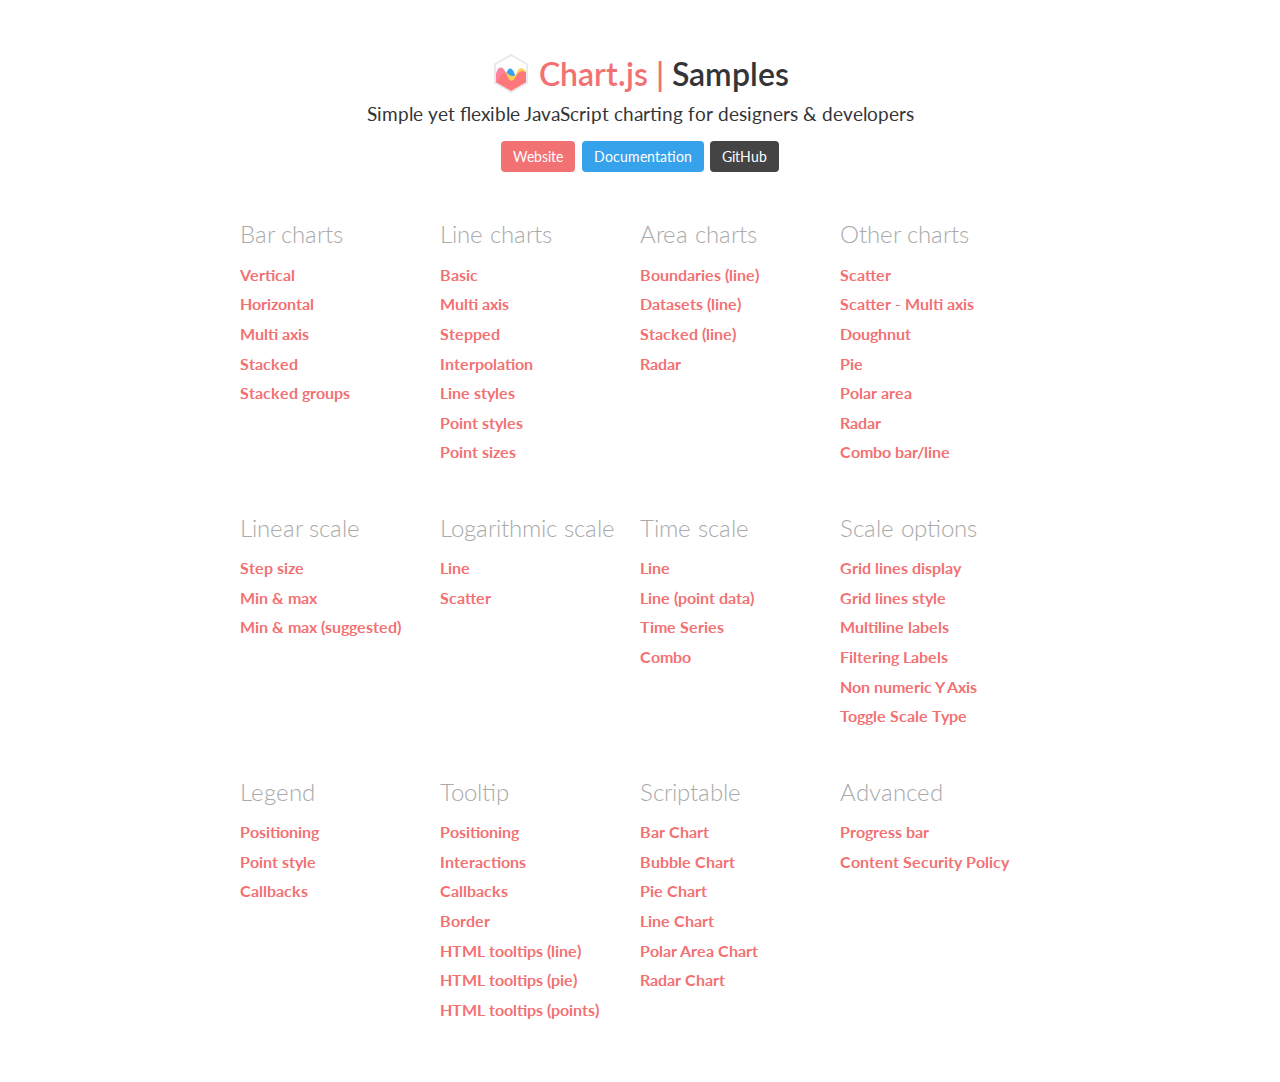
<file: src/fron-end/chart.js/samples/index.html>
<!DOCTYPE html>
<html lang="en-US">
<head>
	<meta charset="utf-8">
	<meta http-equiv="X-UA-Compatible" content="IE=Edge">
	<meta name="viewport" content="width=device-width, initial-scale=1">
	<link rel="stylesheet" type="text/css" href="style.css">
	<link rel="icon" href="favicon.ico">
	<script src="samples.js"></script>
	<script src="utils.js"></script>
	<title>Chart.js samples</title>
</head>
<body>
	<div class="content">
		<div class="header">
			<div class="chartjs-title">Samples</div>
			<div class="chartjs-caption">Simple yet flexible JavaScript charting for designers &amp; developers</div>
			<div class="chartjs-links">
				<a class="btn btn-chartjs" href="https://www.chartjs.org">Website</a>
				<a class="btn btn-docs" href="https://www.chartjs.org/docs">Documentation</a>
				<a class="btn btn-gh" href="https://github.com/chartjs/Chart.js">GitHub</a>
			</div>
		</div>

		<div id="categories" class="samples-categories"></div>
	</div>

	<script>
		function createCategory(item) {
			var el = document.createElement('div');
			el.className = 'samples-category';
			el.innerHTML =
				'<div class="title">' + item.title + '</div>' +
				'<div class="items"></div>';
			return el;
		}

		function createEntry(item) {
			var el = document.createElement('div');
			el.className = 'samples-entry';
			el.innerHTML = '<a class="title" href="' + item.path + '">' + item.title + '</a>';
			return el;
		}

		var categories = document.getElementById('categories');
		Samples.items.forEach(function(item) {
			var category = createCategory(item);
			var children = category.getElementsByClassName('items')[0];

			(item.items || []).forEach(function(item2) {
				children.appendChild(createEntry(item2));
			});

			categories.appendChild(category);
		});
	</script>
</body>
</html>
</file>
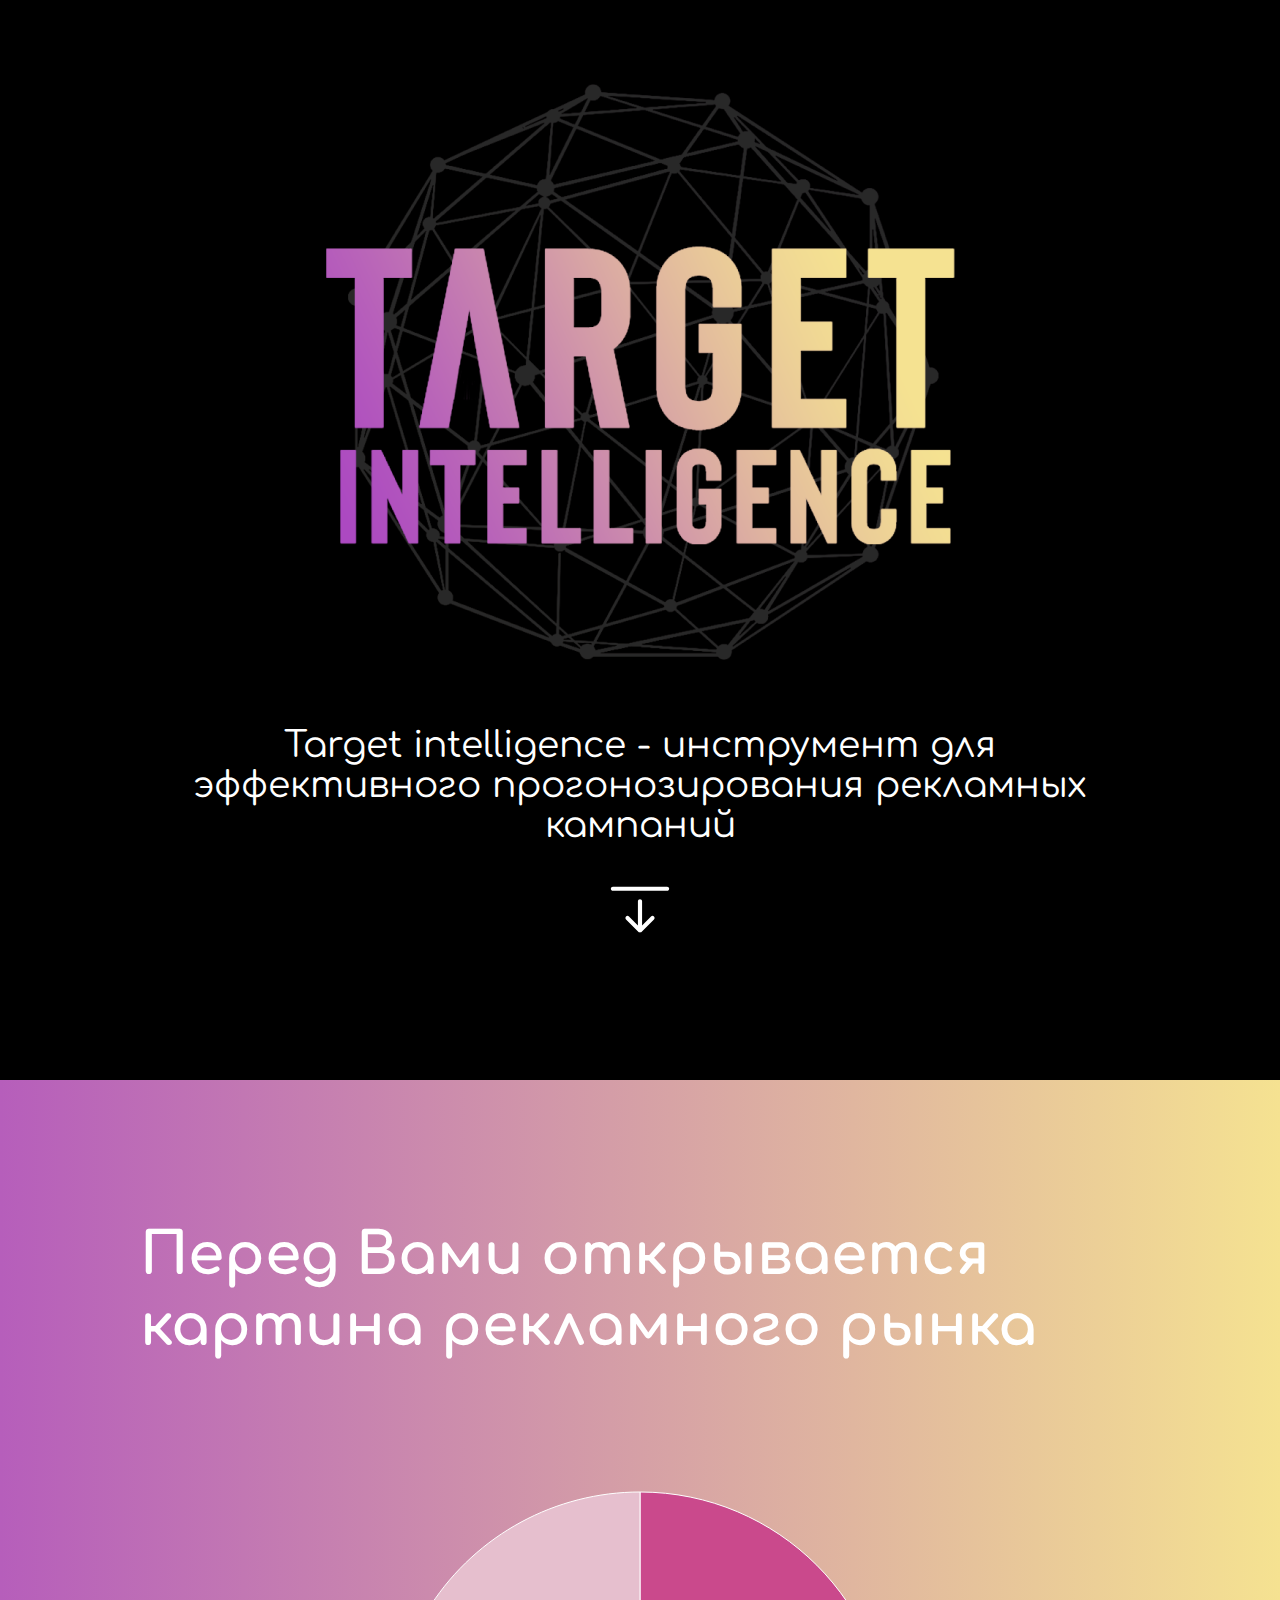
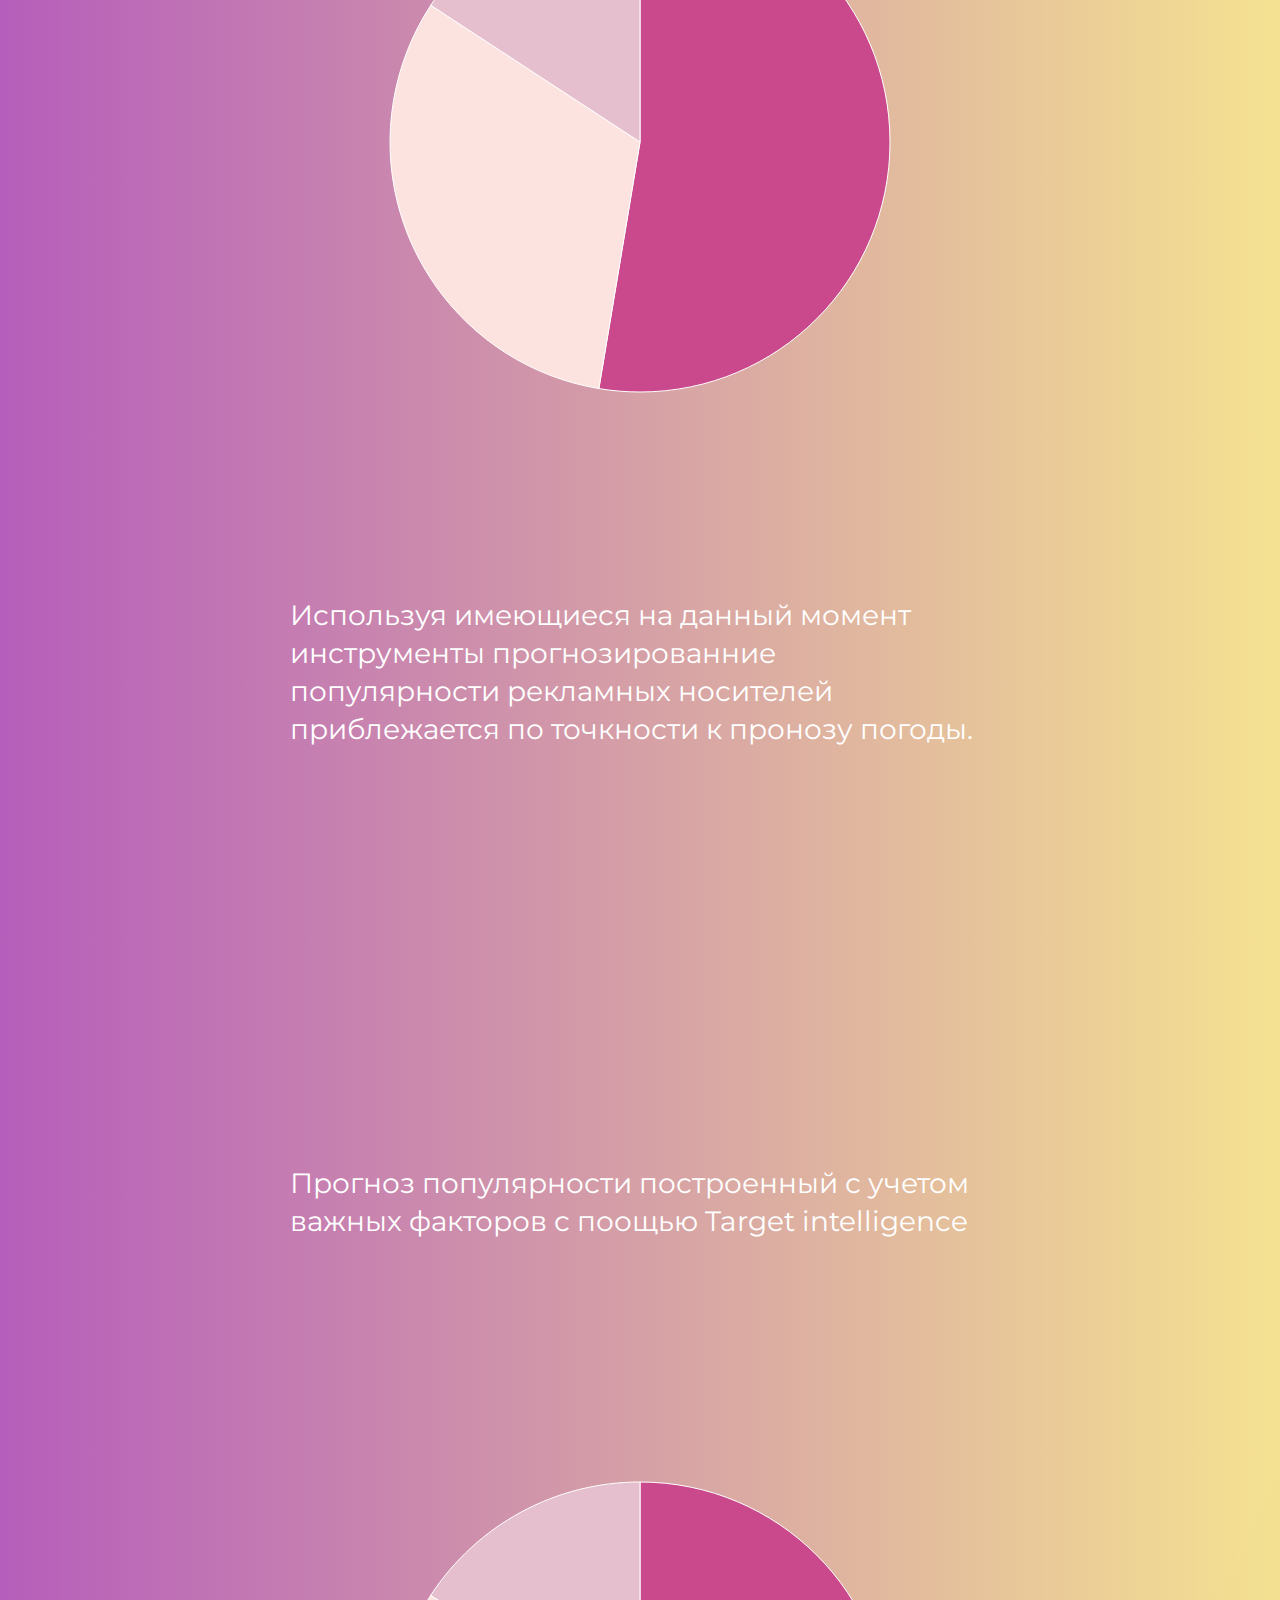
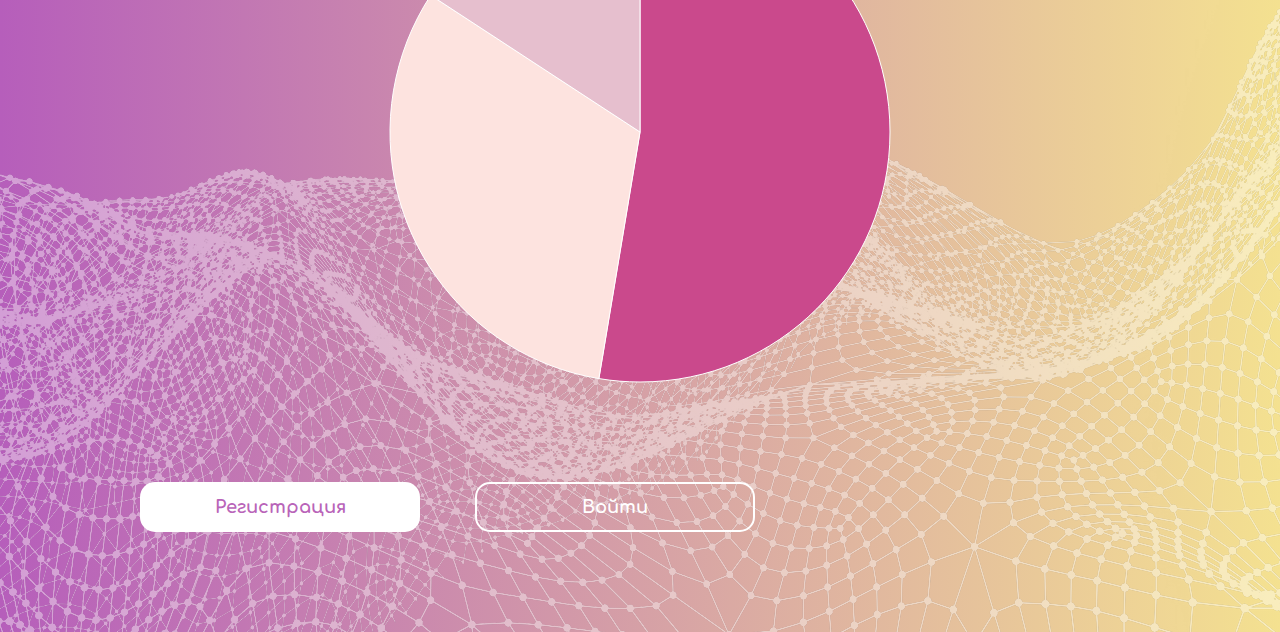
<file: src/fron-end/pages/landing/index.html>
<!doctype html>
<html>
<head>
    <meta charset="UTF-8">
    <meta name="viewport"
          content="width=device-width, user-scalable=no, initial-scale=1.0, maximum-scale=1.0, minimum-scale=1.0">
    <meta http-equiv="X-UA-Compatible" content="ie=edge">

    <link rel="stylesheet" href="../../styles/style.css">
    <link rel="stylesheet" href="../../chart.js/Chart.min.css">
    <link rel="icon" href="../../assets/icon-browser.png" type="image/png"/>
    <title>Target Intelligence</title>
</head>
<body>
<section class="flex landing">
    <img src="../../assets/logo.png" alt="Logo" class="flex landing_logo">
    <span>Target intelligence - инструмент для эффективного прогонозирования рекламных кампаний</span>
    <button class="landing_btn" id="scroll">
        <img src="../../assets/arrow.svg" alt="Arrowdown">
    </button>
</section>
<section class="flex plus">
    <h1 class="flex tagline">Перед Вами открывается картина рекламного рынка</h1>
    <div class="flex diagrams">
        <div class="flex center diagrams-items">
            <img class="flex center" src="../../assets/test.svg" alt="test"/>
        </div>
        <div class="flex center diagrams-items">
                <span class="flex center info">Используя имеющиеся на данный момент инструменты прогнозированние популярности рекламных носителей приблежается по точкности к пронозу погоды.</span>
        </div>
        <div class="flex center diagrams-items">
            <span class="flex center info">Прогноз популярности построенный с учетом важных факторов с поощью Target intelligence</span>
        </div>
        <div class="flex center diagrams-items">
            <img class="flex center" src="../../assets/test.svg" alt="test"/>
        </div>
    </div>
    <div class="flex aut">
        <a href="#" class="flex center reg">Регистрация</a>
        <a href="../authorization/login.html" class="flex center log">Войти</a>
    </div>
    <img src="../../assets/bg-point.png" class="flex point">
</section>
<script src="index.js"></script>
</body>
</html>
</file>
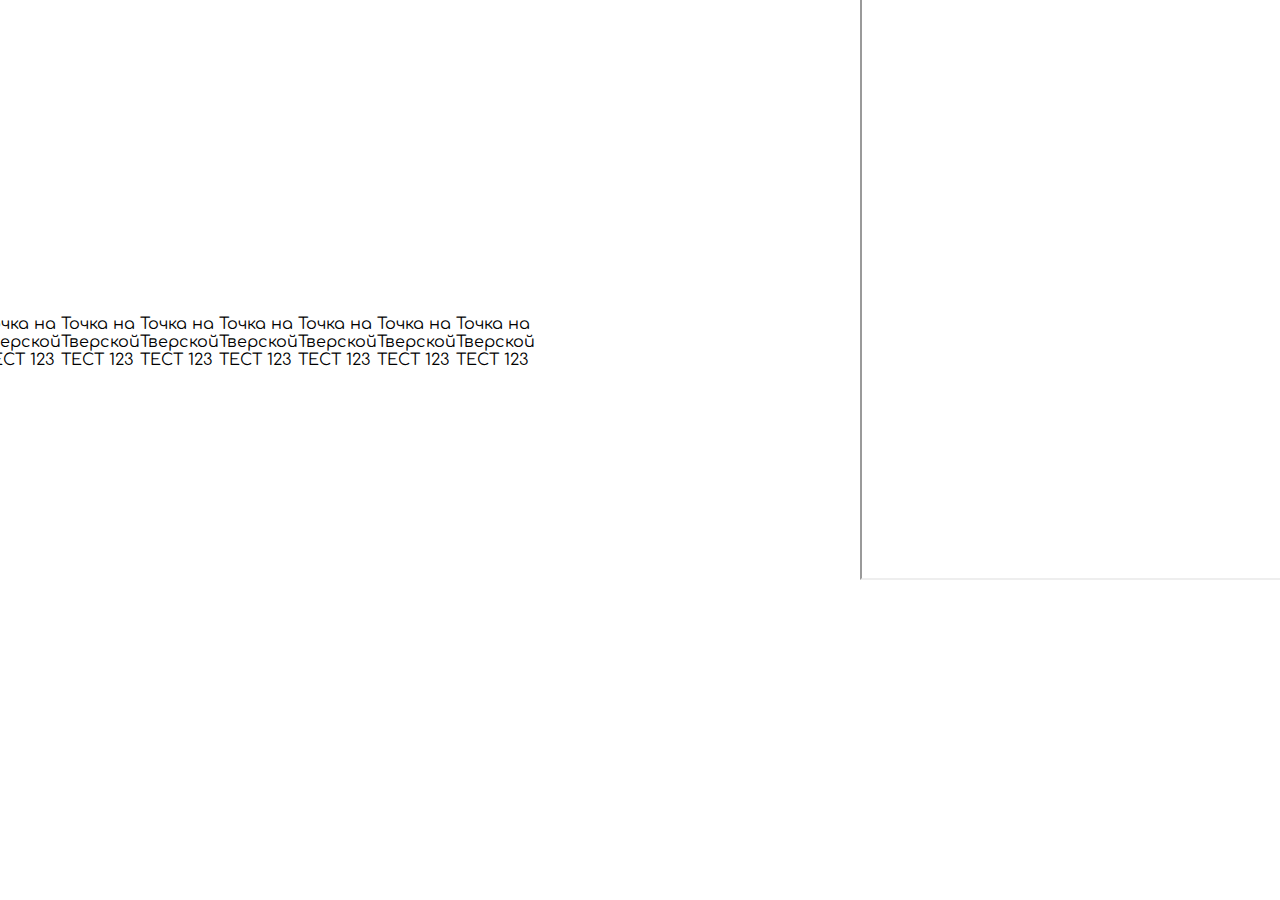
<file: src/fron-end/pages/personalArea/index.html>
<!doctype html>
<html>
<head>
    <meta charset="UTF-8">
    <meta name="viewport"
          content="width=device-width, user-scalable=no, initial-scale=1.0, maximum-scale=1.0, minimum-scale=1.0">
    <meta http-equiv="X-UA-Compatible" content="ie=edge">
    <link rel="stylesheet" href="../../styles/style.css">
    <link rel="icon" href="../../assets/icon-browser.png" type="image/png"/>
    <title>Target Intelligence</title>
</head>
<body>
<section class="flex center admin">
    <span class="flex center panel">Личный кабинет</span>
    <div class="flex center cabinet">
        <div class="flex banner">
            <span class="flex lb">Баннеры</span>
            <ul class="flex list-banner">
                <li class="flex  item-list">Точка на Тверской ТЕСТ 123</li>
                <li class="flex  item-list">Точка на Тверской ТЕСТ 123</li>
                <li class="flex  item-list">Точка на Тверской ТЕСТ 123</li>
                <li class="flex  item-list">Точка на Тверской ТЕСТ 123</li>
                <li class="flex  item-list">Точка на Тверской ТЕСТ 123</li>
                <li class="flex  item-list">Точка на Тверской ТЕСТ 123</li>
                <li class="flex  item-list">Точка на Тверской ТЕСТ 123</li>
                <li class="flex  item-list">Точка на Тверской ТЕСТ 123</li>
                <li class="flex  item-list">Точка на Тверской ТЕСТ 123</li>
                <li class="flex  item-list">Точка на Тверской ТЕСТ 123</li>
                <li class="flex  item-list">Точка на Тверской ТЕСТ 123</li>
            </ul>
        </div>
        <div class="flex center map">
            <div style="position:relative;overflow:hidden;"><a
                    href="https://yandex.ru/maps/194/saratov/?utm_medium=mapframe&utm_source=maps"
                    style="color:#eee;font-size:12px;position:absolute;top:0px;">Саратов</a><a
                    href="https://yandex.ru/maps/194/saratov/?ll=46.034158%2C51.533103&utm_medium=mapframe&utm_source=maps&z=12"
                    style="color:#eee;font-size:12px;position:absolute;top:14px;">Яндекс.Карты — транспорт, навигация, поиск
                мест</a>
                <iframe src="https://yandex.ru/map-widget/v1/-/CVTOqW1U" width="860" height="680" frameborder="1"
                        allowfullscreen="true" style="position:relative;"></iframe>
            </div>
        </div>
        <div class="flex center param">

        </div>
        <div class="flex center ots">

        </div>
    </div>
</section>
</body>
</html>
</file>
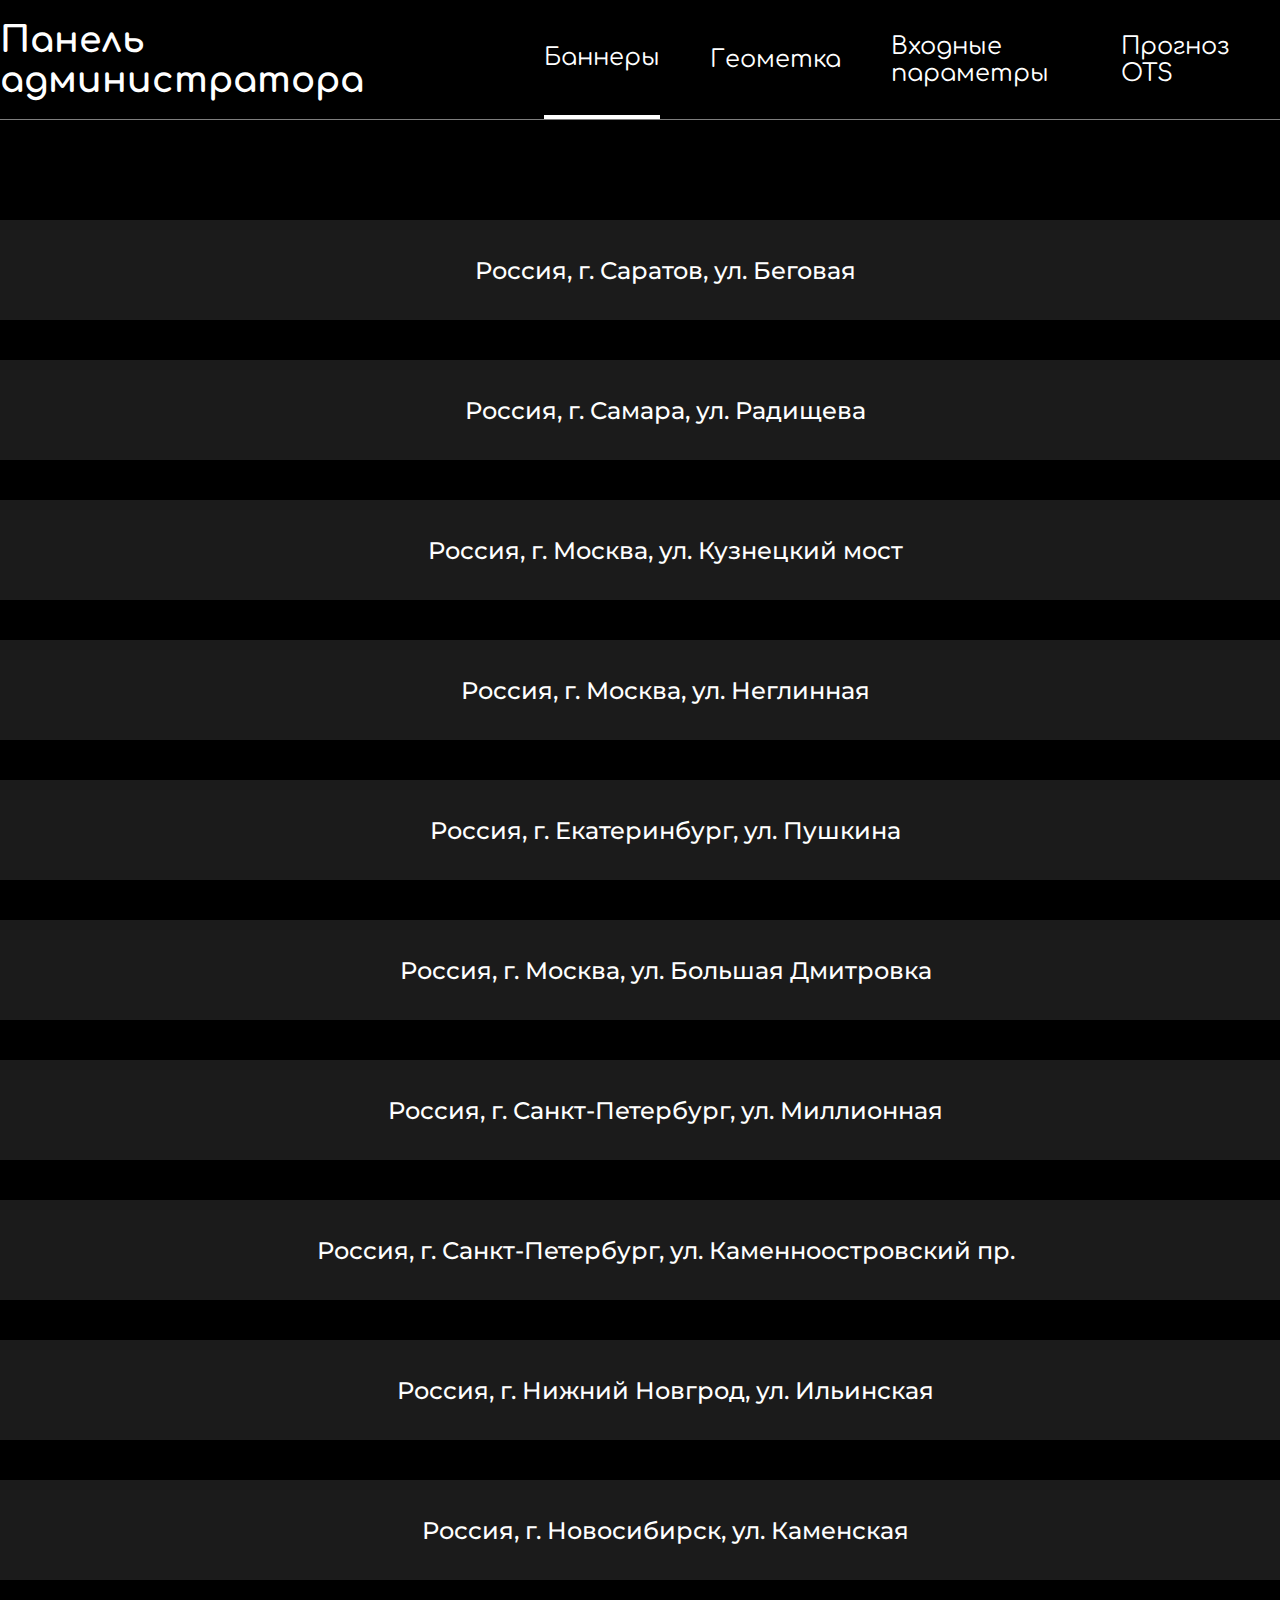
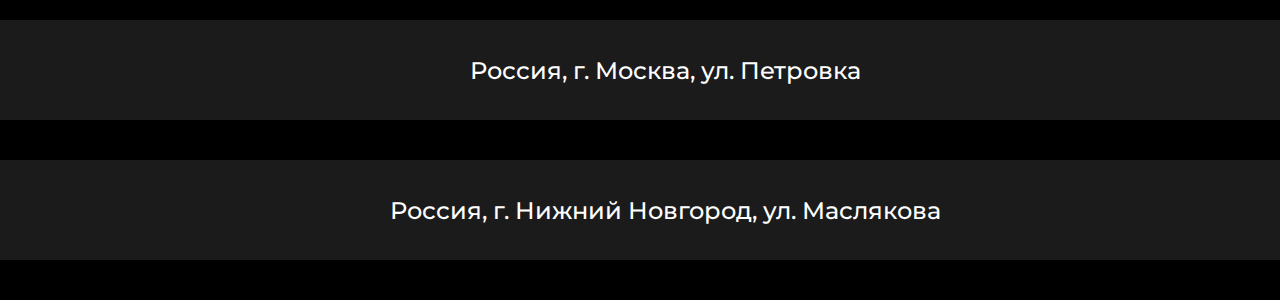
<file: src/fron-end/pages/admin/banners.html>
<!DOCTYPE html>
<html lang="en">
<head>
    <meta charset="UTF-8">
    <meta name="viewport"
          content="width=device-width, user-scalable=no, initial-scale=1.0, maximum-scale=1.0, minimum-scale=1.0">
    <meta http-equiv="X-UA-Compatible" content="ie=edge">

    <link rel="stylesheet" href="../../styles/style.css">
    <link rel="stylesheet" href="../../chart.js/Chart.min.css">
    <link rel="icon" href="../../assets/icon-browser.png" type="image/png"/>
    <title>Target Intelligence</title>
</head>
<body>
    <header class="flex center admin-head">
        <span class="admin-head_span">Панель администратора</span>
        <a href="#" class="flex center admin-head_link" id="admin-head_active">Баннеры</a>
        <a href="../admin/geotag.html" class="flex center admin-head_link">Геометка</a>
        <a href="../admin/options.html" class="flex center admin-head_link">Входные параметры</a>
        <a href="../admin/forecast.html" class="flex center admin-head_link">Прогноз OTS</a>
    </header>
    <section class="flex center admin_banners">
        <div class="flex admin_banners_list">
            <span class="flex center admin_banners_list_num">1</span>
            <span class="admin_banners_list_adress">Россия, г. Саратов, ул. Беговая</span>
            <a href="#" class="flex center admin_banners_list_link"><img src="../../assets/maps-icon.svg" alt="Maps_icon"></a>
        </div>
        <div class="flex admin_banners_list">
            <span class="flex center admin_banners_list_num">2</span>
            <span class="admin_banners_list_adress">Россия, г. Самара, ул. Радищева</span>
            <a href="#" class="flex center admin_banners_list_link"><img src="../../assets/maps-icon.svg" alt="Maps_icon"></a>
        </div>
        <div class="flex admin_banners_list">
            <span class="flex center admin_banners_list_num">3</span>
            <span class="admin_banners_list_adress">Россия, г. Москва, ул. Кузнецкий мост</span>
            <a href="#" class="flex center admin_banners_list_link"><img src="../../assets/maps-icon.svg" alt="Maps_icon"></a>
        </div>
        <div class="flex admin_banners_list">
            <span class="flex center admin_banners_list_num">4</span>
            <span class="admin_banners_list_adress">Россия, г. Москва, ул. Неглинная</span>
            <a href="#" class="flex center admin_banners_list_link"><img src="../../assets/maps-icon.svg" alt="Maps_icon"></a>
        </div>
        <div class="flex admin_banners_list">
            <span class="flex center admin_banners_list_num">5</span>
            <span class="admin_banners_list_adress">Россия, г. Екатеринбург, ул. Пушкина</span>
            <a href="#" class="flex center admin_banners_list_link"><img src="../../assets/maps-icon.svg" alt="Maps_icon"></a>
        </div>
        <div class="flex admin_banners_list">
            <span class="flex center admin_banners_list_num">6</span>
            <span class="admin_banners_list_adress">Россия, г. Москва, ул. Большая Дмитровка</span>
            <a href="#" class="flex center admin_banners_list_link"><img src="../../assets/maps-icon.svg" alt="Maps_icon"></a>
        </div>
        <div class="flex admin_banners_list">
            <span class="flex center admin_banners_list_num">7</span>
            <span class="admin_banners_list_adress">Россия, г. Санкт-Петербург, ул. Миллионная</span>
            <a href="#" class="flex center admin_banners_list_link"><img src="../../assets/maps-icon.svg" alt="Maps_icon"></a>
        </div>
        <div class="flex admin_banners_list">
            <span class="flex center admin_banners_list_num">8</span>
            <span class="admin_banners_list_adress">Россия, г. Санкт-Петербург, ул. Каменноостровский пр.</span>
            <a href="#" class="flex center admin_banners_list_link"><img src="../../assets/maps-icon.svg" alt="Maps_icon"></a>
        </div>
        <div class="flex admin_banners_list">
            <span class="flex center admin_banners_list_num">9</span>
            <span class="admin_banners_list_adress">Россия, г. Нижний Новгрод, ул. Ильинская</span>
            <a href="#" class="flex center admin_banners_list_link"><img src="../../assets/maps-icon.svg" alt="Maps_icon"></a>
        </div>
        <div class="flex admin_banners_list">
            <span class="flex center admin_banners_list_num">10</span>
            <span class="admin_banners_list_adress">Россия, г. Новосибирск, ул. Каменская</span>
            <a href="#" class="flex center admin_banners_list_link"><img src="../../assets/maps-icon.svg" alt="Maps_icon"></a>
        </div>
        <div class="flex admin_banners_list">
            <span class="flex center admin_banners_list_num">11</span>
            <span class="admin_banners_list_adress">Россия, г. Москва, ул. Петровка</span>
            <a href="#" class="flex center admin_banners_list_link"><img src="../../assets/maps-icon.svg" alt="Maps_icon"></a>
        </div>
        <div class="flex admin_banners_list">
            <span class="flex center admin_banners_list_num">12</span>
            <span class="admin_banners_list_adress">Россия, г. Нижний Новгород, ул. Маслякова</span>
            <a href="#" class="flex center admin_banners_list_link"><img src="../../assets/maps-icon.svg" alt="Maps_icon"></a>
        </div>
    </section>
</body>
</html>
</file>
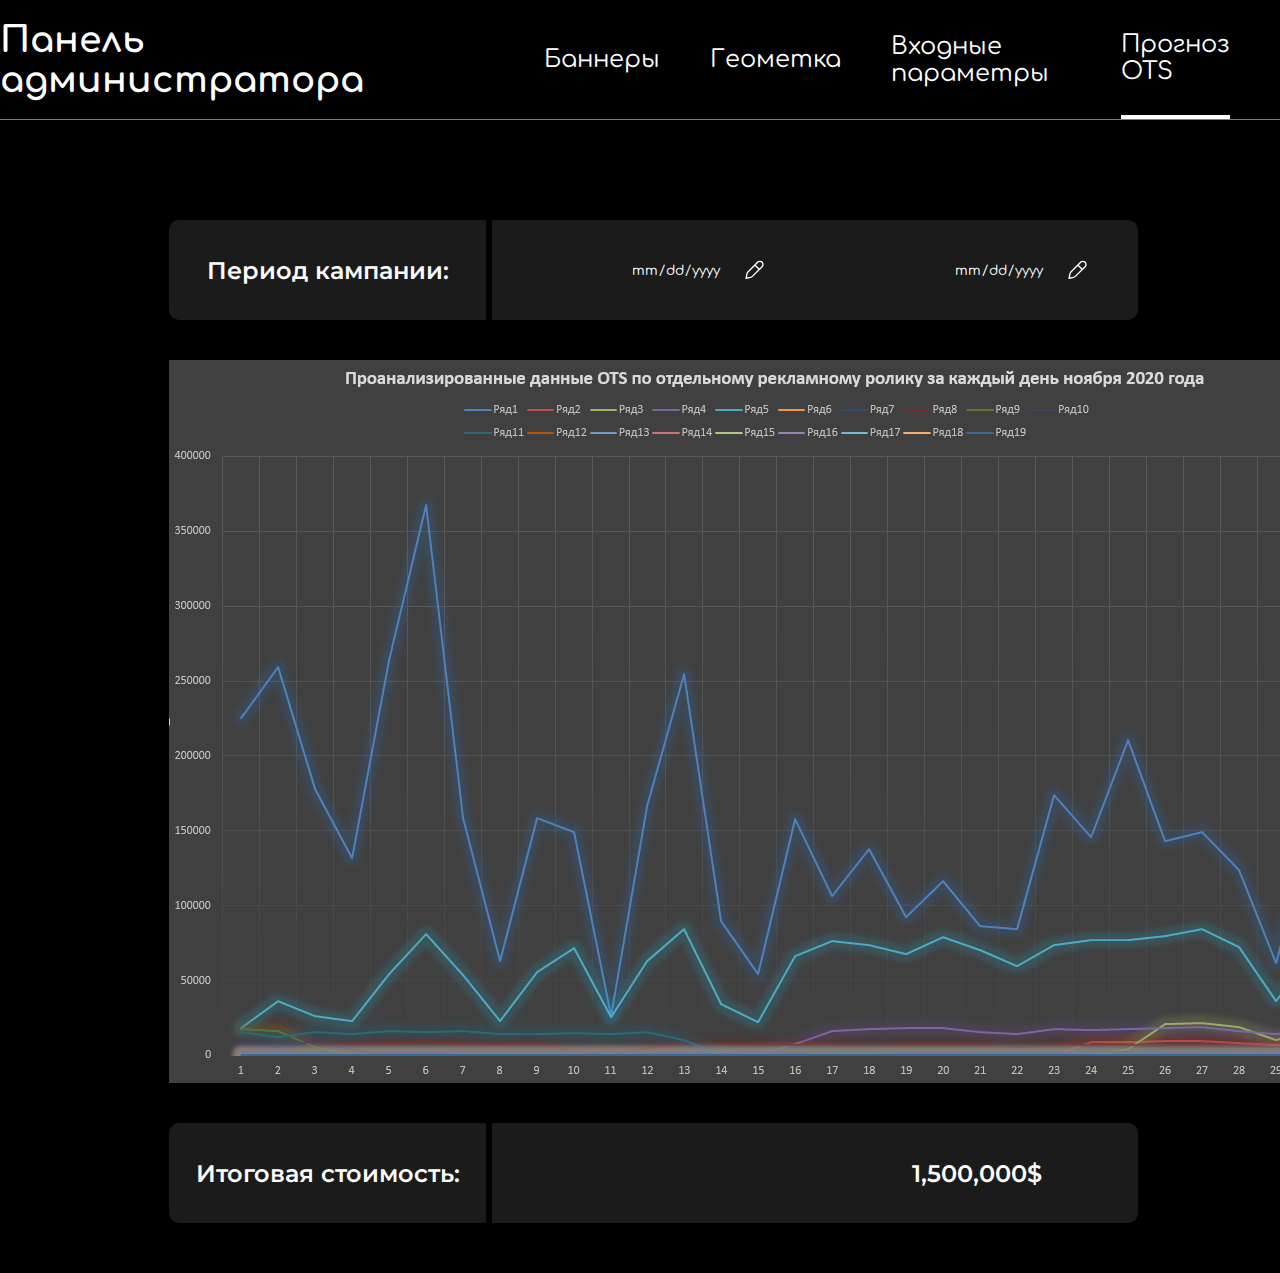
<file: src/fron-end/pages/admin/forecast.html>
<!DOCTYPE html>
<html lang="en">
<head>
    <meta charset="UTF-8">
    <meta name="viewport"
          content="width=device-width, user-scalable=no, initial-scale=1.0, maximum-scale=1.0, minimum-scale=1.0">
    <meta http-equiv="X-UA-Compatible" content="ie=edge">

    <link rel="stylesheet" href="../../styles/style.css">
    <link rel="stylesheet" href="../../chart.js/Chart.min.css">
    <link rel="icon" href="../../assets/icon-browser.png" type="image/png"/>
    <title>Target Intelligence</title>
</head>
<body>
    <header class="flex center admin-head">
        <span class="admin-head_span">Панель администратора</span>
        <a href="../admin/banners.html" class="flex center admin-head_link">Баннеры</a>
        <a href="../admin/geotag.html" class="flex center admin-head_link">Геометка</a>
        <a href="../admin/options.html" class="flex center admin-head_link">Входные параметры</a>
        <a href="#" class="flex center admin-head_link" id="admin-head_active">Прогноз OTS</a>
    </header>
    <section class="admin_options all-page">
        <div class="flex center admin_options_input">
            <label>Период кампании:</label>
            <input type="date" class="flex center">
            <input type="date" class="flex center">
        </div>
        <img class="flex gr" src="../../assets/gr.png">
        <div class="flex center admin_options_ots">
            <span class="flex center admin_options_ots_span">Итоговая стоимость: </span>
            <span class="flex center admin_options_ots_span price">1,500,000$</span>
        </div>
    </section>
</body>
</html>
</file>
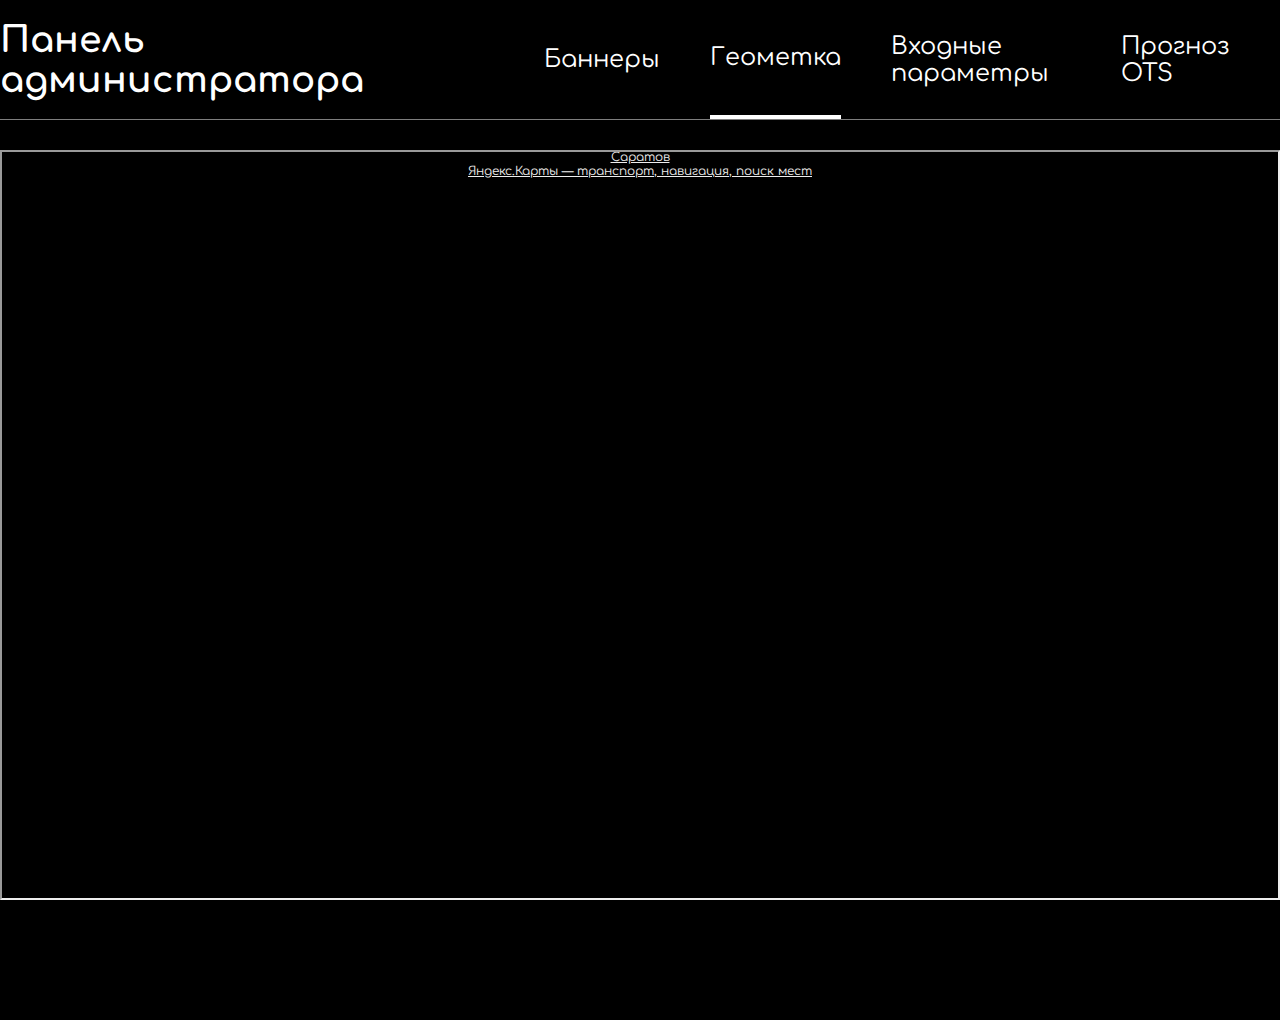
<file: src/fron-end/pages/admin/geotag.html>
<!DOCTYPE html>
<html lang="en">
<head>
    <meta charset="UTF-8">
    <meta name="viewport"
          content="width=device-width, user-scalable=no, initial-scale=1.0, maximum-scale=1.0, minimum-scale=1.0">
    <meta http-equiv="X-UA-Compatible" content="ie=edge">

    <link rel="stylesheet" href="../../styles/style.css">
    <link rel="stylesheet" href="../../chart.js/Chart.min.css">
    <link rel="icon" href="../../assets/icon-browser.png" type="image/png"/>
    <title>Target Intelligence</title>
</head>
<body>
    <header class="flex center admin-head">
        <span class="admin-head_span">Панель администратора</span>
        <a href="../admin/banners.html" class="flex center admin-head_link">Баннеры</a>
        <a href="#" class="flex center admin-head_link" id="admin-head_active">Геометка</a>
        <a href="../admin/options.html" class="flex center admin-head_link">Входные параметры</a>
        <a href="../admin/forecast.html" class="flex center admin-head_link">Прогноз OTS</a>
    </header>
    <section class="admin_maps">
        <div style="position:relative;overflow:hidden; width: 100%; display: flex; justify-content: center; align-items: center;"><a href="https://yandex.ru/maps/194/saratov/?utm_medium=mapframe&utm_source=maps" style="color:#eee;font-size:12px;position:absolute;top:0px;">Саратов</a><a href="https://yandex.ru/maps/194/saratov/?ll=46.034158%2C51.533103&utm_medium=mapframe&utm_source=maps&z=12" style="color:#eee;font-size:12px;position:absolute;top:14px;">Яндекс.Карты — транспорт, навигация, поиск мест</a><iframe src="https://yandex.ru/map-widget/v1/-/CVTOqW1U" width="100%" height="750px" frameborder="1" allowfullscreen="true" style="position:relative;"></iframe></div>
    </section>
</body>
</html>
</file>
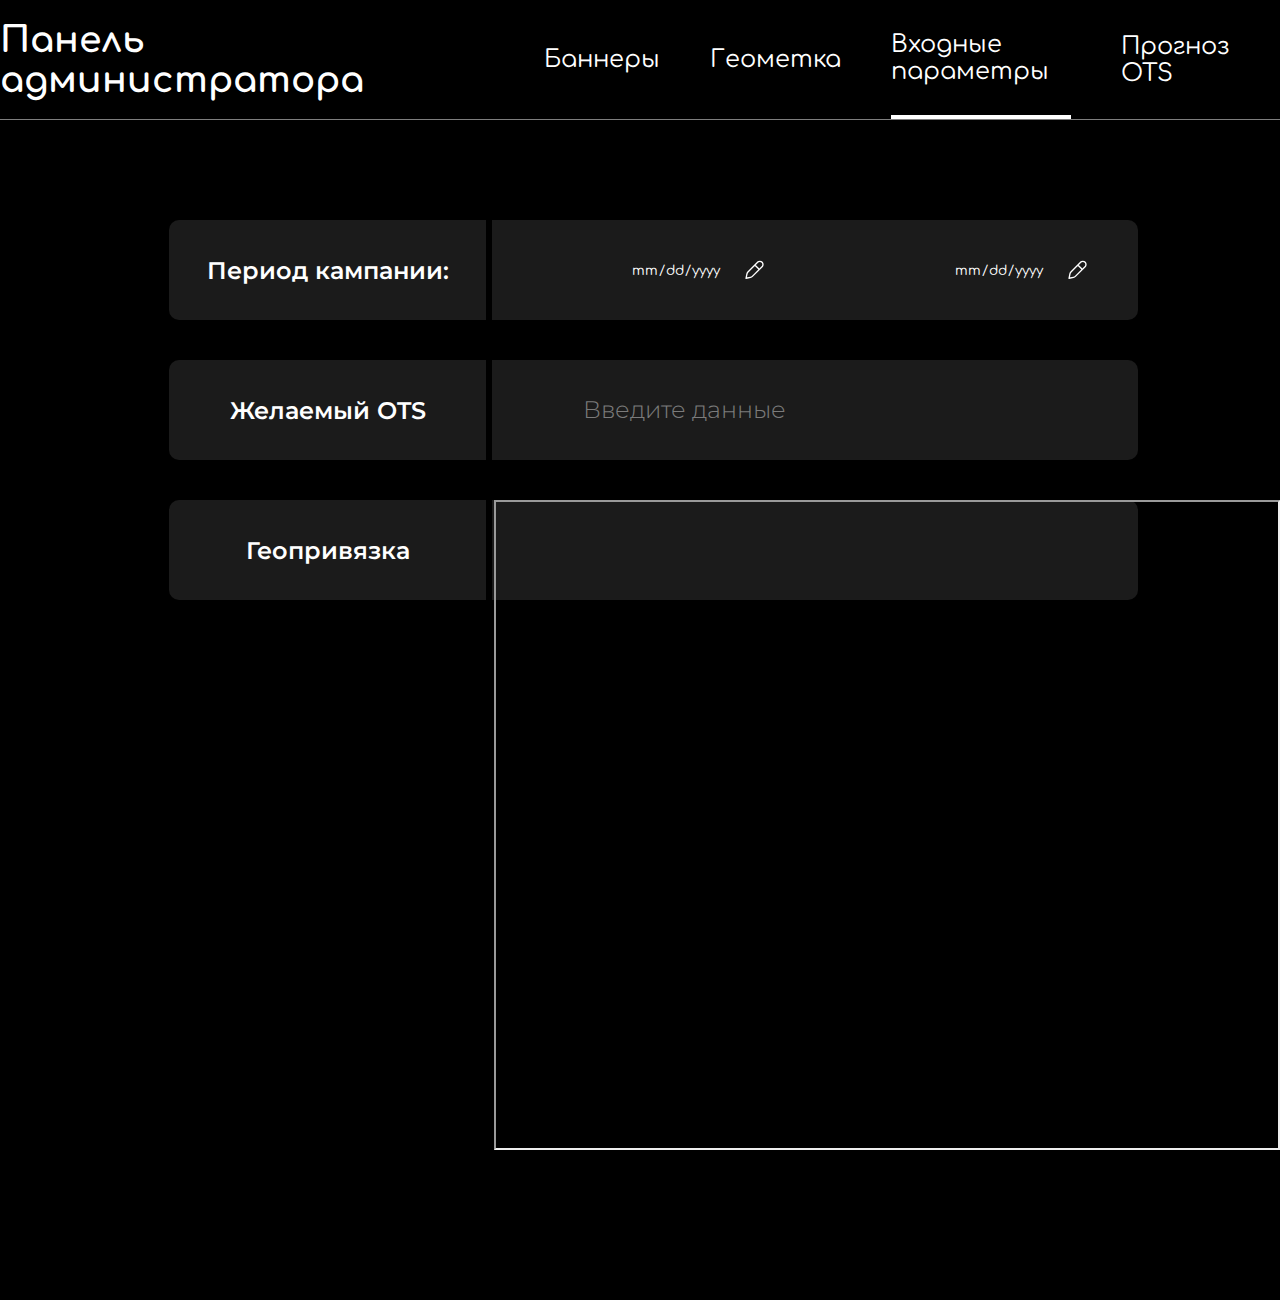
<file: src/fron-end/pages/admin/options.html>
<!DOCTYPE html>
<html lang="en">
<head>
    <meta charset="UTF-8">
    <meta name="viewport"
          content="width=device-width, user-scalable=no, initial-scale=1.0, maximum-scale=1.0, minimum-scale=1.0">
    <meta http-equiv="X-UA-Compatible" content="ie=edge">

    <link rel="stylesheet" href="../../styles/style.css">
    <link rel="stylesheet" href="../../chart.js/Chart.min.css">
    <link rel="icon" href="../../assets/icon-browser.png" type="image/png"/>
    <title>Target Intelligence</title>
</head>
<body>
    <header class="flex center admin-head">
        <span class="admin-head_span">Панель администратора</span>
        <a href="../admin/banners.html" class="flex center admin-head_link">Баннеры</a>
        <a href="../admin/geotag.html" class="flex center admin-head_link">Геометка</a>
        <a href="#" class="flex center admin-head_link" id="admin-head_active">Входные параметры</a>
        <a href="../admin/forecast.html" class="flex center admin-head_link">Прогноз OTS</a>
    </header>
    <section class="admin_options">
        <div class="flex center admin_options_input">
            <label>Период кампании:</label>
            <input type="date" class="flex center">
            <input type="date" class="flex center">
        </div>
        <div class="flex center admin_options_ots">
            <span class="flex center admin_options_ots_span">Желаемый OTS</span>
            <input class="flex center ots" type="number" placeholder="Введите данные">
        </div>
        <div class="flex center admin_options_ots">
            <span class="flex center admin_options_ots_span">Геопривязка</span>
        </div>
        <div class="flex map" style="position:relative;overflow:hidden;"><iframe src="https://yandex.ru/map-widget/v1/-/CVTOqW1U" width="1200px" height="650px" frameborder="1" allowfullscreen="true" style="position:relative;"></iframe></div>
    </section>
</body>
</html>
</file>
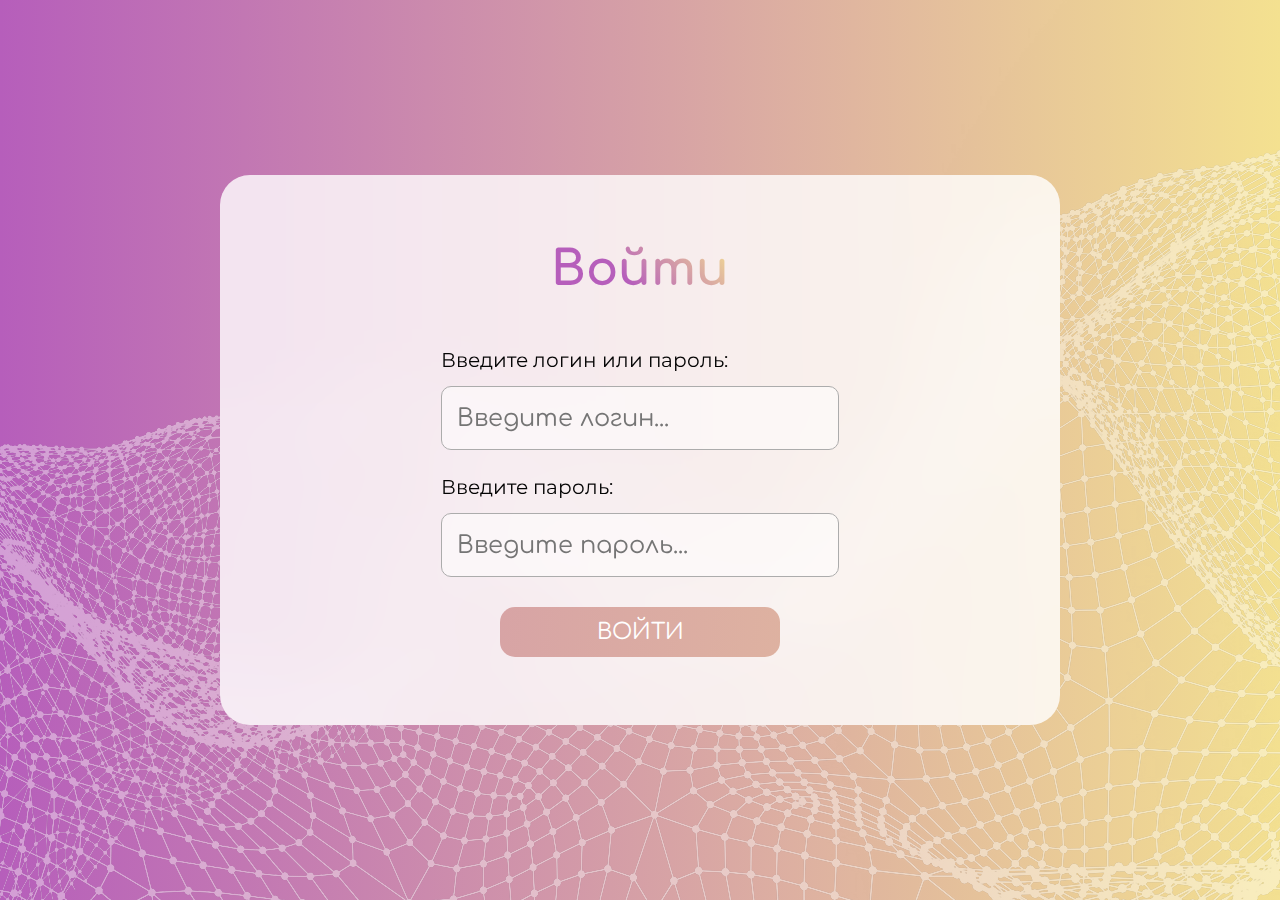
<file: src/fron-end/pages/authorization/login.html>
<!doctype html>
<html>
<head>
    <meta charset="UTF-8">
    <meta name="viewport"
          content="width=device-width, user-scalable=no, initial-scale=1.0, maximum-scale=1.0, minimum-scale=1.0">
    <meta http-equiv="X-UA-Compatible" content="ie=edge">
    <link rel="stylesheet" href="../../styles/style.css">
    <link rel="icon" href="../../assets/icon-browser.png" type="image/png"/>
    <title>Target Intelligence</title>
</head>
<body>
    <section class="flex center authorization">
        <form class="flex center login">
            <h3 class="flex h1">Войти</h3>
            <label class="flex lb">Введите логин или пароль:</label>
            <input type="email" class="flex in" placeholder="Введите логин...">
            <label class="flex lb">Введите пароль:</label>
            <input type="password" class="flex in" id="in" placeholder="Введите пароль...">
            <a href="../admin/banners.html" class="flex center suc">Войти</a>
        </form>
        <img src="../../assets/bg-point.png" class="flex point">
    </section>
</body>
</html>
</file>
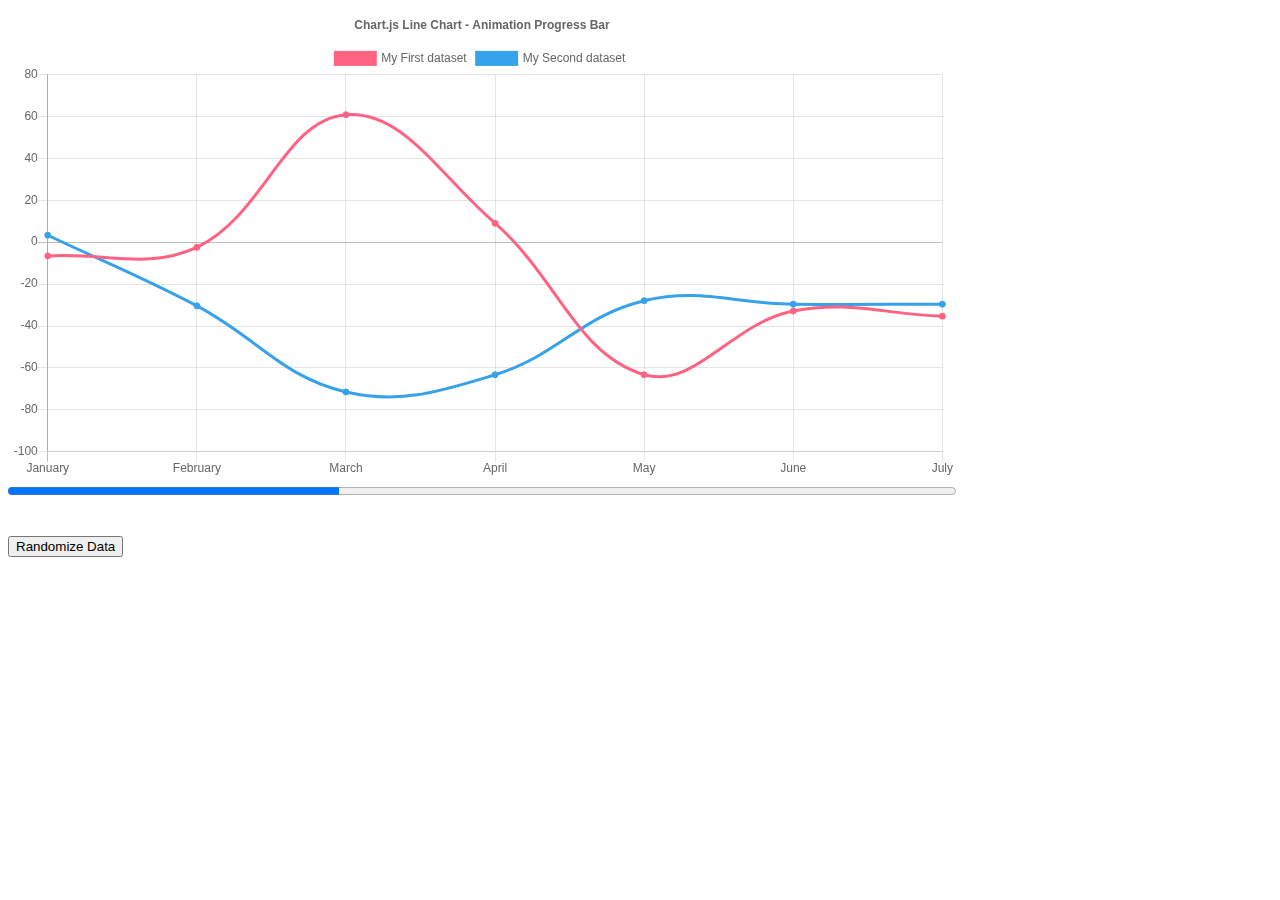
<file: src/fron-end/chart.js/samples/advanced/progress-bar.html>
<!doctype html>
<html>
<head>
<title> Animation Callbacks </title>
	<script src="../../Chart.min.js"></script>
	<script src="../utils.js"></script>
	<style>
		canvas {
			-moz-user-select: none;
			-webkit-user-select: none;
			-ms-user-select: none;
		}
	</style>
</head>

<body>
	<div style="width: 75%;">
		<canvas id="canvas"></canvas>
		<progress id="animationProgress" max="1" value="0" style="width: 100%"></progress>
	</div>
	<br>
	<br>
	<button id="randomizeData">Randomize Data</button>
	<script>
		var progress = document.getElementById('animationProgress');
		var config = {
			type: 'line',
			data: {
				labels: ['January', 'February', 'March', 'April', 'May', 'June', 'July'],
				datasets: [{
					label: 'My First dataset',
					fill: false,
					borderColor: window.chartColors.red,
					backgroundColor: window.chartColors.red,
					data: [
						randomScalingFactor(),
						randomScalingFactor(),
						randomScalingFactor(),
						randomScalingFactor(),
						randomScalingFactor(),
						randomScalingFactor(),
						randomScalingFactor()
					]
				}, {
					label: 'My Second dataset ',
					fill: false,
					borderColor: window.chartColors.blue,
					backgroundColor: window.chartColors.blue,
					data: [
						randomScalingFactor(),
						randomScalingFactor(),
						randomScalingFactor(),
						randomScalingFactor(),
						randomScalingFactor(),
						randomScalingFactor(),
						randomScalingFactor()
					]
				}]
			},
			options: {
				title: {
					display: true,
					text: 'Chart.js Line Chart - Animation Progress Bar'
				},
				animation: {
					duration: 2000,
					onProgress: function(animation) {
						progress.value = animation.currentStep / animation.numSteps;
					},
					onComplete: function() {
						window.setTimeout(function() {
							progress.value = 0;
						}, 2000);
					}
				}
			}
		};

		window.onload = function() {
			var ctx = document.getElementById('canvas').getContext('2d');
			window.myLine = new Chart(ctx, config);
		};

		document.getElementById('randomizeData').addEventListener('click', function() {
			config.data.datasets.forEach(function(dataset) {
				dataset.data = dataset.data.map(function() {
					return randomScalingFactor();
				});
			});

			window.myLine.update();
		});
	</script>
</body>

</html>
</file>
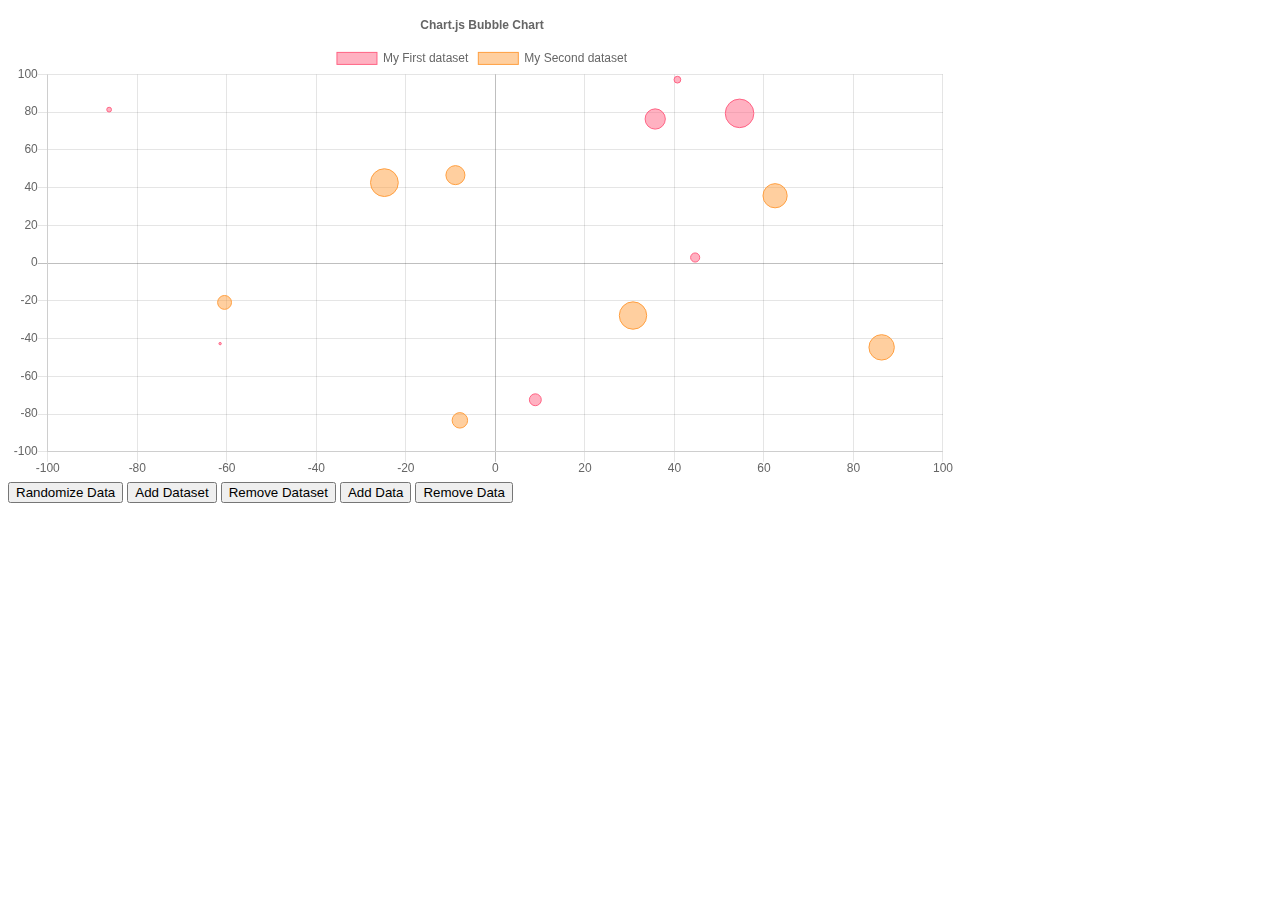
<file: src/fron-end/chart.js/samples/charts/bubble.html>
<!doctype html>
<html>

<head>
	<title>Bubble Chart</title>
	<script src="../../Chart.min.js"></script>
	<script src="../utils.js"></script>
	<style type="text/css">
		canvas{
			-moz-user-select: none;
			-webkit-user-select: none;
			-ms-user-select: none;
		}
	</style>
</head>

<body>
	<div id="container" style="width: 75%;">
		<canvas id="canvas"></canvas>
	</div>
	<button id="randomizeData">Randomize Data</button>
	<button id="addDataset">Add Dataset</button>
	<button id="removeDataset">Remove Dataset</button>
	<button id="addData">Add Data</button>
	<button id="removeData">Remove Data</button>
	<script>
		var DEFAULT_DATASET_SIZE = 7;

		var addedCount = 0;
		var color = Chart.helpers.color;
		var bubbleChartData = {
			animation: {
				duration: 10000
			},
			datasets: [{
				label: 'My First dataset',
				backgroundColor: color(window.chartColors.red).alpha(0.5).rgbString(),
				borderColor: window.chartColors.red,
				borderWidth: 1,
				data: [{
					x: randomScalingFactor(),
					y: randomScalingFactor(),
					r: Math.abs(randomScalingFactor()) / 5,
				}, {
					x: randomScalingFactor(),
					y: randomScalingFactor(),
					r: Math.abs(randomScalingFactor()) / 5,
				}, {
					x: randomScalingFactor(),
					y: randomScalingFactor(),
					r: Math.abs(randomScalingFactor()) / 5,
				}, {
					x: randomScalingFactor(),
					y: randomScalingFactor(),
					r: Math.abs(randomScalingFactor()) / 5,
				}, {
					x: randomScalingFactor(),
					y: randomScalingFactor(),
					r: Math.abs(randomScalingFactor()) / 5,
				}, {
					x: randomScalingFactor(),
					y: randomScalingFactor(),
					r: Math.abs(randomScalingFactor()) / 5,
				}, {
					x: randomScalingFactor(),
					y: randomScalingFactor(),
					r: Math.abs(randomScalingFactor()) / 5,
				}]
			}, {
				label: 'My Second dataset',
				backgroundColor: color(window.chartColors.orange).alpha(0.5).rgbString(),
				borderColor: window.chartColors.orange,
				borderWidth: 1,
				data: [{
					x: randomScalingFactor(),
					y: randomScalingFactor(),
					r: Math.abs(randomScalingFactor()) / 5,
				}, {
					x: randomScalingFactor(),
					y: randomScalingFactor(),
					r: Math.abs(randomScalingFactor()) / 5,
				}, {
					x: randomScalingFactor(),
					y: randomScalingFactor(),
					r: Math.abs(randomScalingFactor()) / 5,
				}, {
					x: randomScalingFactor(),
					y: randomScalingFactor(),
					r: Math.abs(randomScalingFactor()) / 5,
				}, {
					x: randomScalingFactor(),
					y: randomScalingFactor(),
					r: Math.abs(randomScalingFactor()) / 5,
				}, {
					x: randomScalingFactor(),
					y: randomScalingFactor(),
					r: Math.abs(randomScalingFactor()) / 5,
				}, {
					x: randomScalingFactor(),
					y: randomScalingFactor(),
					r: Math.abs(randomScalingFactor()) / 5,
				}]
			}]
		};

		window.onload = function() {
			var ctx = document.getElementById('canvas').getContext('2d');
			window.myChart = new Chart(ctx, {
				type: 'bubble',
				data: bubbleChartData,
				options: {
					responsive: true,
					title: {
						display: true,
						text: 'Chart.js Bubble Chart'
					},
					tooltips: {
						mode: 'point'
					}
				}
			});
		};

		document.getElementById('randomizeData').addEventListener('click', function() {
			bubbleChartData.datasets.forEach(function(dataset) {
				dataset.data = dataset.data.map(function() {
					return {
						x: randomScalingFactor(),
						y: randomScalingFactor(),
						r: Math.abs(randomScalingFactor()) / 5,
					};
				});
			});
			window.myChart.update();
		});

		var colorNames = Object.keys(window.chartColors);
		document.getElementById('addDataset').addEventListener('click', function() {
			++addedCount;
			var colorName = colorNames[bubbleChartData.datasets.length % colorNames.length];
			var dsColor = window.chartColors[colorName];
			var newDataset = {
				label: 'My added dataset ' + addedCount,
				backgroundColor: color(dsColor).alpha(0.5).rgbString(),
				borderColor: dsColor,
				borderWidth: 1,
				data: []
			};

			for (var index = 0; index < DEFAULT_DATASET_SIZE; ++index) {
				newDataset.data.push({
					x: randomScalingFactor(),
					y: randomScalingFactor(),
					r: Math.abs(randomScalingFactor()) / 5,
				});
			}

			bubbleChartData.datasets.push(newDataset);
			window.myChart.update();
		});

		document.getElementById('addData').addEventListener('click', function() {
			if (bubbleChartData.datasets.length > 0) {
				for (var index = 0; index < bubbleChartData.datasets.length; ++index) {
					bubbleChartData.datasets[index].data.push({
						x: randomScalingFactor(),
						y: randomScalingFactor(),
						r: Math.abs(randomScalingFactor()) / 5,
					});
				}

				window.myChart.update();
			}
		});

		document.getElementById('removeDataset').addEventListener('click', function() {
			bubbleChartData.datasets.splice(0, 1);
			window.myChart.update();
		});

		document.getElementById('removeData').addEventListener('click', function() {
			bubbleChartData.datasets.forEach(function(dataset) {
				dataset.data.pop();
			});

			window.myChart.update();
		});
	</script>
</body>

</html>
</file>
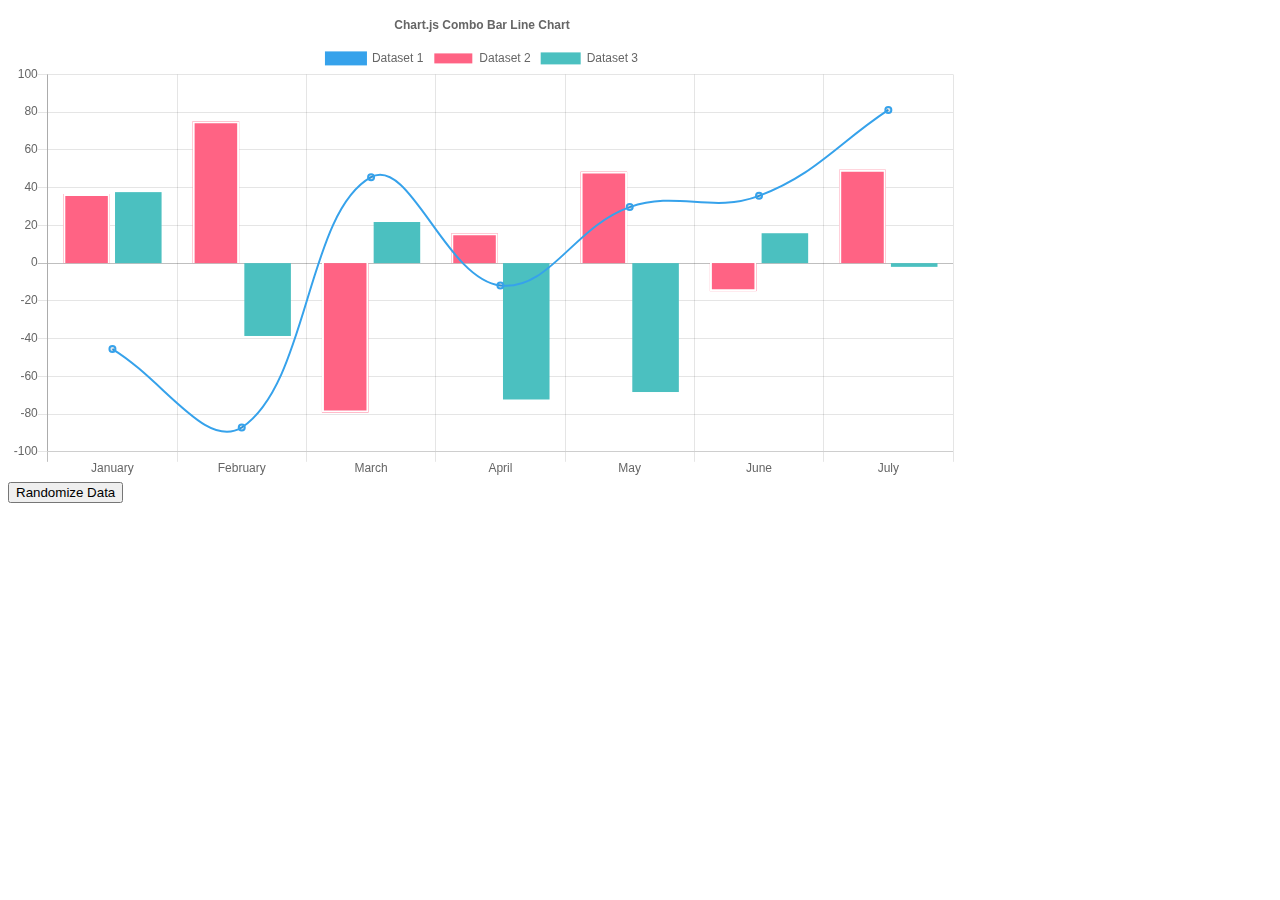
<file: src/fron-end/chart.js/samples/charts/combo-bar-line.html>
<!doctype html>
<html>

<head>
	<title>Combo Bar-Line Chart</title>
	<script src="../../Chart.min.js"></script>
	<script src="../utils.js"></script>
	<style>
	canvas {
		-moz-user-select: none;
		-webkit-user-select: none;
		-ms-user-select: none;
	}
	</style>
</head>

<body>
	<div style="width: 75%">
		<canvas id="canvas"></canvas>
	</div>
	<button id="randomizeData">Randomize Data</button>
	<script>
		var chartData = {
			labels: ['January', 'February', 'March', 'April', 'May', 'June', 'July'],
			datasets: [{
				type: 'line',
				label: 'Dataset 1',
				borderColor: window.chartColors.blue,
				borderWidth: 2,
				fill: false,
				data: [
					randomScalingFactor(),
					randomScalingFactor(),
					randomScalingFactor(),
					randomScalingFactor(),
					randomScalingFactor(),
					randomScalingFactor(),
					randomScalingFactor()
				]
			}, {
				type: 'bar',
				label: 'Dataset 2',
				backgroundColor: window.chartColors.red,
				data: [
					randomScalingFactor(),
					randomScalingFactor(),
					randomScalingFactor(),
					randomScalingFactor(),
					randomScalingFactor(),
					randomScalingFactor(),
					randomScalingFactor()
				],
				borderColor: 'white',
				borderWidth: 2
			}, {
				type: 'bar',
				label: 'Dataset 3',
				backgroundColor: window.chartColors.green,
				data: [
					randomScalingFactor(),
					randomScalingFactor(),
					randomScalingFactor(),
					randomScalingFactor(),
					randomScalingFactor(),
					randomScalingFactor(),
					randomScalingFactor()
				]
			}]

		};
		window.onload = function() {
			var ctx = document.getElementById('canvas').getContext('2d');
			window.myMixedChart = new Chart(ctx, {
				type: 'bar',
				data: chartData,
				options: {
					responsive: true,
					title: {
						display: true,
						text: 'Chart.js Combo Bar Line Chart'
					},
					tooltips: {
						mode: 'index',
						intersect: true
					}
				}
			});
		};

		document.getElementById('randomizeData').addEventListener('click', function() {
			chartData.datasets.forEach(function(dataset) {
				dataset.data = dataset.data.map(function() {
					return randomScalingFactor();
				});
			});
			window.myMixedChart.update();
		});
	</script>
</body>

</html>
</file>
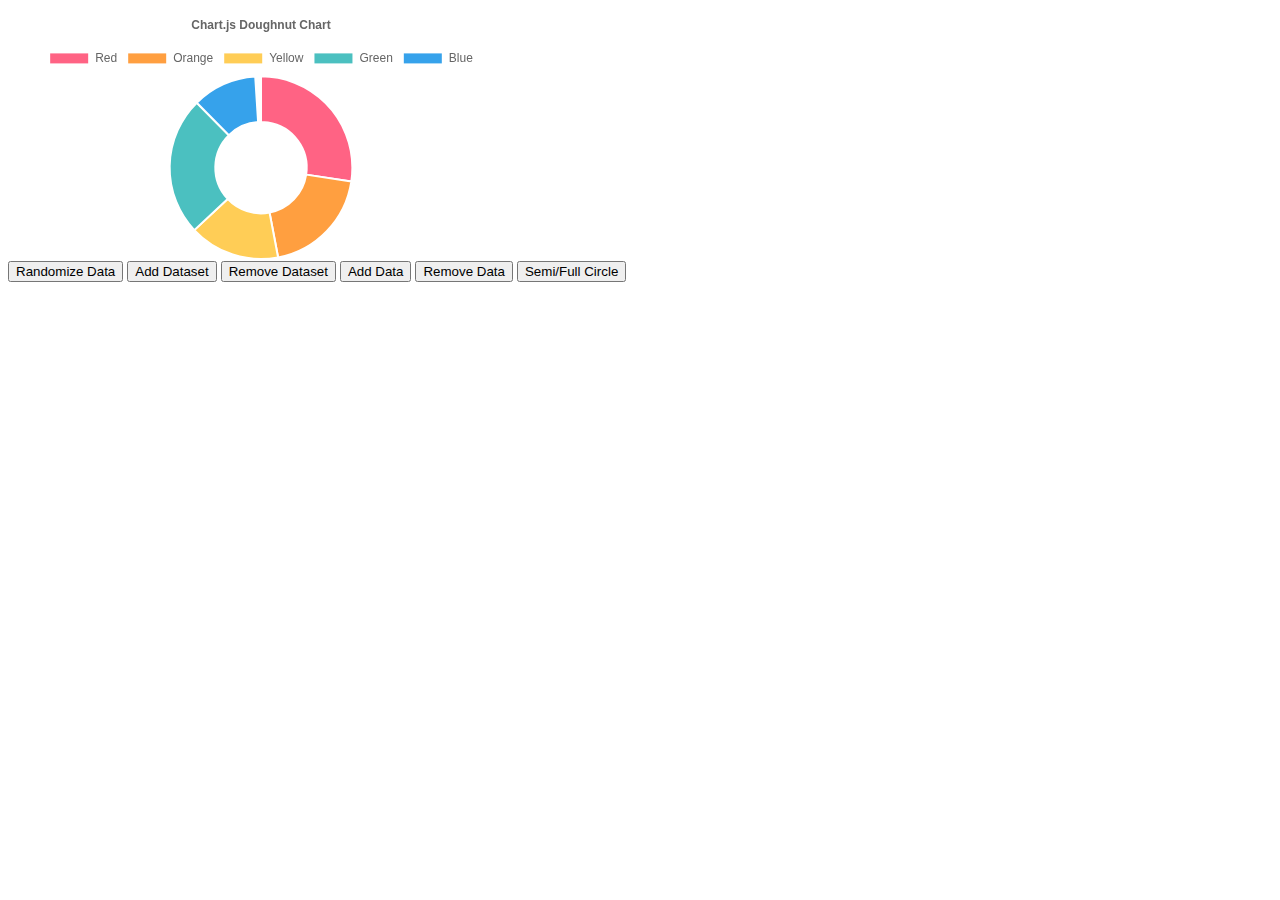
<file: src/fron-end/chart.js/samples/charts/doughnut.html>
<!doctype html>
<html>

<head>
	<title>Doughnut Chart</title>
	<script src="../../Chart.min.js"></script>
	<script src="../utils.js"></script>
	<style>
	canvas {
		-moz-user-select: none;
		-webkit-user-select: none;
		-ms-user-select: none;
	}
	</style>
</head>

<body>
	<div id="canvas-holder" style="width:40%">
		<canvas id="chart-area"></canvas>
	</div>
	<button id="randomizeData">Randomize Data</button>
	<button id="addDataset">Add Dataset</button>
	<button id="removeDataset">Remove Dataset</button>
	<button id="addData">Add Data</button>
	<button id="removeData">Remove Data</button>
	<button id="changeCircleSize">Semi/Full Circle</button>
	<script>
		var randomScalingFactor = function() {
			return Math.round(Math.random() * 100);
		};

		var config = {
			type: 'doughnut',
			data: {
				datasets: [{
					data: [
						randomScalingFactor(),
						randomScalingFactor(),
						randomScalingFactor(),
						randomScalingFactor(),
						randomScalingFactor(),
					],
					backgroundColor: [
						window.chartColors.red,
						window.chartColors.orange,
						window.chartColors.yellow,
						window.chartColors.green,
						window.chartColors.blue,
					],
					label: 'Dataset 1'
				}],
				labels: [
					'Red',
					'Orange',
					'Yellow',
					'Green',
					'Blue'
				]
			},
			options: {
				responsive: true,
				legend: {
					position: 'top',
				},
				title: {
					display: true,
					text: 'Chart.js Doughnut Chart'
				},
				animation: {
					animateScale: true,
					animateRotate: true
				}
			}
		};

		window.onload = function() {
			var ctx = document.getElementById('chart-area').getContext('2d');
			window.myDoughnut = new Chart(ctx, config);
		};

		document.getElementById('randomizeData').addEventListener('click', function() {
			config.data.datasets.forEach(function(dataset) {
				dataset.data = dataset.data.map(function() {
					return randomScalingFactor();
				});
			});

			window.myDoughnut.update();
		});

		var colorNames = Object.keys(window.chartColors);
		document.getElementById('addDataset').addEventListener('click', function() {
			var newDataset = {
				backgroundColor: [],
				data: [],
				label: 'New dataset ' + config.data.datasets.length,
			};

			for (var index = 0; index < config.data.labels.length; ++index) {
				newDataset.data.push(randomScalingFactor());

				var colorName = colorNames[index % colorNames.length];
				var newColor = window.chartColors[colorName];
				newDataset.backgroundColor.push(newColor);
			}

			config.data.datasets.push(newDataset);
			window.myDoughnut.update();
		});

		document.getElementById('addData').addEventListener('click', function() {
			if (config.data.datasets.length > 0) {
				config.data.labels.push('data #' + config.data.labels.length);

				var colorName = colorNames[config.data.datasets[0].data.length % colorNames.length];
				var newColor = window.chartColors[colorName];

				config.data.datasets.forEach(function(dataset) {
					dataset.data.push(randomScalingFactor());
					dataset.backgroundColor.push(newColor);
				});

				window.myDoughnut.update();
			}
		});

		document.getElementById('removeDataset').addEventListener('click', function() {
			config.data.datasets.splice(0, 1);
			window.myDoughnut.update();
		});

		document.getElementById('removeData').addEventListener('click', function() {
			config.data.labels.splice(-1, 1); // remove the label first

			config.data.datasets.forEach(function(dataset) {
				dataset.data.pop();
				dataset.backgroundColor.pop();
			});

			window.myDoughnut.update();
		});

		document.getElementById('changeCircleSize').addEventListener('click', function() {
			if (window.myDoughnut.options.circumference === Math.PI) {
				window.myDoughnut.options.circumference = 2 * Math.PI;
				window.myDoughnut.options.rotation = -Math.PI / 2;
			} else {
				window.myDoughnut.options.circumference = Math.PI;
				window.myDoughnut.options.rotation = -Math.PI;
			}

			window.myDoughnut.update();
		});
	</script>
</body>

</html>
</file>
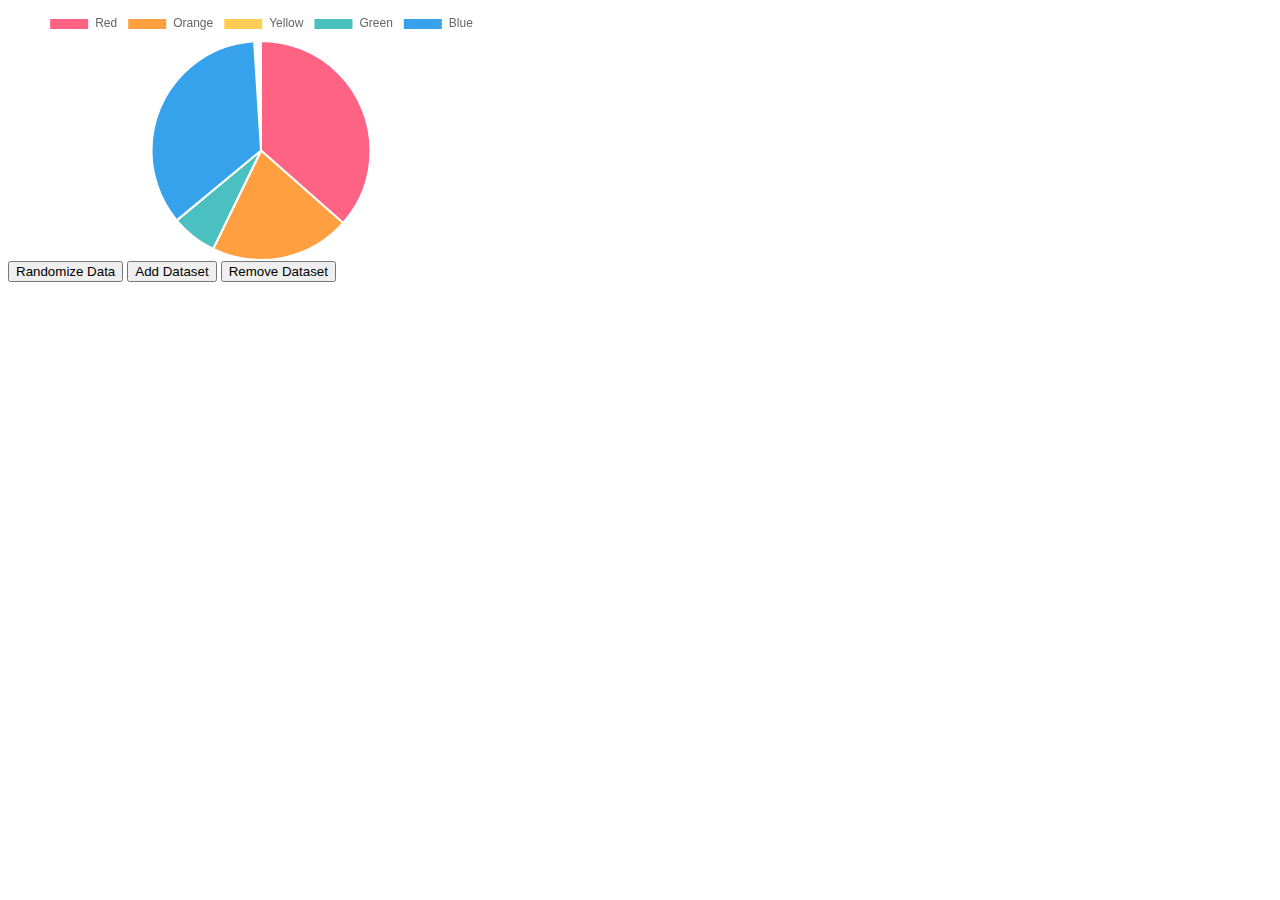
<file: src/fron-end/chart.js/samples/charts/pie.html>
<!doctype html>
<html>

<head>
	<title>Pie Chart</title>
	<script src="../../Chart.min.js"></script>
	<script src="../utils.js"></script>
</head>

<body>
	<div id="canvas-holder" style="width:40%">
		<canvas id="chart-area"></canvas>
	</div>
	<button id="randomizeData">Randomize Data</button>
	<button id="addDataset">Add Dataset</button>
	<button id="removeDataset">Remove Dataset</button>
	<script>
		var randomScalingFactor = function() {
			return Math.round(Math.random() * 100);
		};

		var config = {
			type: 'pie',
			data: {
				datasets: [{
					data: [
						randomScalingFactor(),
						randomScalingFactor(),
						randomScalingFactor(),
						randomScalingFactor(),
						randomScalingFactor(),
					],
					backgroundColor: [
						window.chartColors.red,
						window.chartColors.orange,
						window.chartColors.yellow,
						window.chartColors.green,
						window.chartColors.blue,
					],
					label: 'Dataset 1'
				}],
				labels: [
					'Red',
					'Orange',
					'Yellow',
					'Green',
					'Blue'
				]
			},
			options: {
				responsive: true
			}
		};

		window.onload = function() {
			var ctx = document.getElementById('chart-area').getContext('2d');
			window.myPie = new Chart(ctx, config);
		};

		document.getElementById('randomizeData').addEventListener('click', function() {
			config.data.datasets.forEach(function(dataset) {
				dataset.data = dataset.data.map(function() {
					return randomScalingFactor();
				});
			});

			window.myPie.update();
		});

		var colorNames = Object.keys(window.chartColors);
		document.getElementById('addDataset').addEventListener('click', function() {
			var newDataset = {
				backgroundColor: [],
				data: [],
				label: 'New dataset ' + config.data.datasets.length,
			};

			for (var index = 0; index < config.data.labels.length; ++index) {
				newDataset.data.push(randomScalingFactor());

				var colorName = colorNames[index % colorNames.length];
				var newColor = window.chartColors[colorName];
				newDataset.backgroundColor.push(newColor);
			}

			config.data.datasets.push(newDataset);
			window.myPie.update();
		});

		document.getElementById('removeDataset').addEventListener('click', function() {
			config.data.datasets.splice(0, 1);
			window.myPie.update();
		});
	</script>
</body>

</html>
</file>
<file: src/fron-end/chart.js/samples/style.css>
@import url('https://fonts.googleapis.com/css?family=Lato:100,300,400,700,900');

body, html {
	color: #333538;
	font-family: 'Lato', sans-serif;
	line-height: 1.6;
	padding: 0;
	margin: 0;
}

a {
	color: #f27173;
	text-decoration: none;
}

a:hover {
	color: #e25f5f;
	text-decoration: underline;
}

.content {
	max-width: 800px;
	margin: auto;
	padding: 16px 32px;
}

.header {
	text-align: center;
	padding: 32px 0;
}

.wrapper {
	min-height: 400px;
	padding: 16px 0;
	position: relative;
}

.wrapper.col-2 {
	display: inline-block;
	min-height: 256px;
	width: 49%;
}

@media (max-width: 400px) {
	.wrapper.col-2 {
		width: 100%
	}
}

.wrapper canvas {
	-moz-user-select: none;
	-webkit-user-select: none;
	-ms-user-select: none;
}

.toolbar {
	display: flex;
}

.toolbar > * {
	margin: 0 8px 0 0;
}

.btn {
	background-color: #aaa;
	border-radius: 4px;
	color: white;
	padding: 0.25rem 0.75rem;
}

.btn .fa {
	font-size: 1rem;
}

.btn:hover {
	background-color: #888;
	color: white;
	text-decoration: none;
}

.btn-chartjs { background-color: #f27173; }
.btn-chartjs:hover { background-color: #e25f5f; }
.btn-docs:hover { background-color: #2793db; }
.btn-docs { background-color: #36A2EB; }
.btn-docs:hover { background-color: #2793db; }
.btn-gh { background-color: #444; }
.btn-gh:hover { background-color: #333; }

.btn-on {
	border-style: inset;
}

.chartjs-title {
	font-size: 2rem;
	font-weight: 600;
	white-space: nowrap;
}

.chartjs-title::before {
	background-image: url(logo.svg);
	background-position: left center;
	background-repeat: no-repeat;
	background-size: 40px;
	content: 'Chart.js | ';
	color: #f27173;
	font-weight: 600;
	padding-left: 48px;
}

.chartjs-caption {
	font-size: 1.2rem;
}

.chartjs-links {
	display: flex;
	justify-content: center;
	padding: 8px 0;
}

.chartjs-links a {
	align-items: center;
	display: flex;
	font-size: 0.9rem;
	margin: 0.2rem;
}

.chartjs-links .fa:before {
	margin-right: 0.5em;
}

.samples-category {
	display: inline-block;
	margin-bottom: 32px;
	vertical-align: top;
	width: 25%;
}

.samples-category > .title {
	color: #aaa;
	font-weight: 300;
	font-size: 1.5rem;
}

.samples-category:hover > .title {
	color: black;
}

.samples-category > .items {
	padding: 8px 0;
}

.samples-entry {
	padding: 0 0 4px 0;
}

.samples-entry > .title {
	font-weight: 700;
}

@media (max-width: 640px) {
	.samples-category { width: 33%; }
}

@media (max-width: 512px) {
	.samples-category { width: 50%; }
}

@media (max-width: 420px) {
	.chartjs-caption { font-size: 1.05rem; }
	.chartjs-title::before { content: ''; }
	.chartjs-links a { flex-direction: column; }
	.chartjs-links .fa { margin: 0 }
	.samples-category { width: 100%; }
}

.analyser table {
	color: #333;
	font-size: 0.9rem;
	margin: 8px 0;
	width: 100%
}

.analyser th {
	background-color: #f0f0f0;
	padding: 2px;
}

.analyser td {
	padding: 2px;
	text-align: center;
}
</file>
<file: src/fron-end/styles/style.css>
@import url('https://fonts.googleapis.com/css2?family=Comfortaa:wght@300;400;500;600;700&display=swap');
@import url('https://fonts.googleapis.com/css2?family=Montserrat:ital,wght@0,100;0,200;0,300;0,400;0,500;0,600;0,700;0,800;0,900;1,100;1,200;1,300;1,400;1,500;1,600;1,700;1,800;1,900&display=swap');

:root {
    --black: #000000;
}

* {
    position: relative;
    padding: 0;
    margin: 0;
    box-sizing: border-box;
    font-family: 'Comfortaa', cursive;
    scroll-behavior: smooth;
}

.flex {
    display: flex;
}

.center {
    align-items: center;
    justify-content: center;
}

.authorization {
    height: 100vh;
    background: linear-gradient(90deg, #B65EBB 0%, #F5E291 100%);
    overflow: hidden;
}

.authorization .login {
    width: 840px;
    height: 550px;
    background: rgba(255, 255, 255, 0.8);
    backdrop-filter: blur(30px);
    border-radius: 30px;
    flex-direction: column;
    z-index: 1;
}

.authorization .login .h1 {
    font-size: 48px;
    line-height: 54px;
    background: linear-gradient(45deg, #B65EBB 40%, #F5E291 100%);
    -webkit-background-clip: text;
    -webkit-text-fill-color: transparent;
    margin-bottom: 51px;
}

.authorization .login .lb {
    width: 398px;
    font-family: Montserrat, sans-serif;
    font-style: normal;
    font-weight: normal;
    font-size: 20px;
    line-height: 24px;
    color: #040404;
    margin-bottom: 14px;
    justify-content: flex-start;
    white-space: nowrap;
}

.authorization .login .in {
    width: 398px;
    height: 64px;
    background-color: rgba(255, 255, 255, 0.5);
    border: 1px solid #ACACAC;
    border-radius: 10px;
    outline: none;
    padding-left: 15px;
    font-size: 24px;
    margin-bottom: 25px;
}

.authorization .login #in {
    margin-bottom: 30px;
}

.authorization .suc {
    width: 280px;
    height: 50px;
    background-image: linear-gradient(95.49deg, #BE6FB6 -383.72%, #F5E291 452.35%);
    color: white;
    text-align: center;
    text-transform: uppercase;
    border-radius: 15px;
    border: none;
    cursor: pointer;
    font-size: 22px;
    text-decoration: none;
}

.landing {
    flex-direction: column;
    background-color: #000000;
    width: 100%;
    height: 1080px;
    align-items: center;
}

.landing_logo {
    width: 1230px;
    height: 790px;
}


.landing span {
    width: 987px;
    height: 133px;
    text-align: center;
    color: #FFFFFF;
    font-size: 36px;
    line-height: 40px;
    margin-top: -65px;
}

.landing_btn {
    width: 60px;
    height: 60px;
    border: none;
    cursor: pointer;
    background: transparent;
    margin-top: 22px;
}

.landing_btn img {
    width: 60px;
    height: 60px;
}

.plus {
    background: linear-gradient(90deg, #B65EBB 0%, #F5E291 100%);
    flex-direction: column;
    overflow: hidden;
}

.plus .tagline {
    width: 1073px;
    height: 142px;
    font-weight: bold;
    font-size: 58px;
    line-height: 71px;
    color: white;
    margin-top: 140px;
    margin-left: 140px;
}

.plus .diagrams {
    flex-wrap: wrap;
    justify-content: space-around;
    margin-top: 100px;
}

.plus .diagrams .diagrams-items {
    width: 700px;
    height: 500px;
    margin-top: 30px;
    z-index: 1;
}

.plus .diagrams .diagrams-items .info {
    font-family: Montserrat, sans-serif;
    font-style: normal;
    font-weight: normal;
    font-size: 28px;
    line-height: 38px;
    color: white;
}

.plus .aut {
    width: 615px;
    height: 50px;
    justify-content: space-between;
    margin-top: 100px;
    margin-bottom: 100px;
    margin-left: 140px;
    z-index: 1;
}

.plus .aut .reg {
    width: 280px;
    height: 50px;
    background-color: white;
    border-radius: 15px;
    outline: none;
    border: none;
    cursor: pointer;
    font-weight: bold;
    font-size: 18px;
    line-height: 20px;
    color: #B964B9;
    text-decoration: none;
}

.plus .aut .log {
    width: 280px;
    height: 50px;
    background: none;
    border-radius: 15px;
    outline: none;
    border: 2px solid white;
    cursor: pointer;
    font-weight: bold;
    font-size: 18px;
    line-height: 20px;
    color: white;
    text-decoration: none;
}

.plus .aut .reg:hover, .log:hover {
    transform: scale(1.025);
    transition: 0.25s;
}

/*.authorization .suc:hover {*/
/*    background-position: right center;*/
/*    transform: scale(1.035);*/
/*    transition: 0.75s;*/
/*    color: #fff;*/
/*    text-decoration: none;*/
/*}*/

.point {
    position: absolute;
    bottom: 0;
    z-index: 0;
}

.admin-head {
    flex-direction: row;
    height: 120px;
    width: 100%;
    background-color: var(--black);
    border-bottom: 1px solid #7E7E7E;;
}

#admin-head_active {
   border-bottom: 4px solid #FFFFFF;
}

.admin-head_span {
    font-weight: bold;
    font-size: 36px;
    line-height: 40px;
    color: #FFFFFF;
    margin-right: 180px;
    text-decoration: none;
}

.admin-head_link {
    height: 100%;
    font-size: 24px;
    line-height: 27px;
    color: #FFFFFF;
    text-decoration: none;
    margin-right: 50px;
    cursor: pointer;
}

.admin-head_link:hover {
    border-bottom: 4px solid rgba(255, 255, 255, 0.4);
}

.admin_maps {
    height: 100vh;
    flex-direction: column;
    background-color: var(--black);
    padding-top: 30px;
    padding-bottom: 30px;
}

.admin_banners {
    flex-direction: column;
    background-color: var(--black);
    padding-top: 100px;
}

.admin_banners_list {
    align-items: center;
    justify-content: space-between;
    flex-direction: row;
    width: 1597px;
    height: 100px;
    background-color: #1B1B1B;
    font-family: Montserrat;
    font-style: normal;
    font-weight: 500;
    font-size: 24px;
    line-height: 29px;
    color: #FFFFFF;
    border-radius: 10px;
    margin-bottom: 40px;
}

.admin_banners_list_num {
    height: 100px;
    width: 119px;
    font-family: Montserrat;
    font-style: normal;
    font-weight: 600;
    font-size: 24px;
    line-height: 29px;
    color: #FFFFFF;
    border-right: 2px solid #000000;
}

.admin_banners_list_adress {
    font-family: Montserrat;
    font-style: normal;
    font-weight: 500;
    font-size: 24px;
    line-height: 29px;
    color: #FFFFFF;
    margin-left: 51px;
}

.admin_banners_list_link {
    width: 119px;
    height: 100px;
    border-left: 2px solid #000000;
}

.admin_options {
    background-color: var(--black);
    padding-top: 100px;
    padding-left: 169px;
    padding-bottom: 50px;
}

.admin_options_input {
    justify-content: space-between;
    width: 969px;
    height: 100px;
    background-color: #1B1B1B;
    border-radius: 10px;
}

.admin_options_input label {
    display: flex;
    justify-content: center;
    align-items: center;
    height: 100px;
    width: 323px;
    font-family: Montserrat, sans-serif;
    font-style: normal;
    font-weight: 600;
    font-size: 24px;
    line-height: 29px;
    color: #FFFFFF;
    border-right: 6px solid #000000;
}

.admin_options_input input {
    width: 320px;
    height: 29px;
    background-color: #1B1B1B;
    color: white;
    border: none;
    cursor: pointer;
    outline: none;
}

.admin_options_input input::-webkit-calendar-picker-indicator {
    background-size: cover;
    background-image: url('../assets/pen-icon.svg');
    width: 25px;
    height: 25px;
    cursor: pointer;
}

.admin_options_input input::-webkit-datetime-edit {
    padding-left: 90px;
}

.admin_options_ots {
    justify-content: space-between;
    width: 969px;
    height: 100px;
    background-color: #1B1B1B;
    border-radius: 10px;
    margin-top: 40px;
}

.admin_options_ots_span {
    width: 323px;
    font-family: Montserrat;
    font-style: normal;
    font-weight: 600;
    font-size: 24px;
    line-height: 29px;
    color: #FFFFFF;
    border-right: 6px solid #000000;
    height: 100px;
}

.price {
    border: none;
}

.admin_options_ots input {
    height: 100px;
    width: 645px;
    outline: none;
    border: none;
    background: transparent;
}

.admin_options_ots input::placeholder {
    font-family: Montserrat;
    font-style: normal;
    font-weight: 300;
    font-size: 24px;
    line-height: 29px;
    color: #7B7B7B;
    padding-left: 40px;
}

.admin_options_ots input::-webkit-outer-spin-button {
    outline: none;
    -webkit-appearance: none;
}

.admin_options_ots input::-webkit-inner-spin-button {
    -webkit-appearance: none;
    outline: none;
}

.map {
    margin-top: -100px;
    margin-left: 325px;
    padding-bottom: 100px;
}

.ots {
    font-size: 24px;
    line-height: 29px;
    color: #7B7B7B;
    padding-left: 50px;
}

.gr {
    margin-top: 40px;
    margin-bottom: 40px;
}
</file>
<file: src/fron-end/chart.js/Chart.min.css>
@keyframes chartjs-render-animation{from{opacity:.99}to{opacity:1}}.chartjs-render-monitor{animation:chartjs-render-animation 1ms}.chartjs-size-monitor,.chartjs-size-monitor-expand,.chartjs-size-monitor-shrink{position:absolute;direction:ltr;left:0;top:0;right:0;bottom:0;overflow:hidden;pointer-events:none;visibility:hidden;z-index:-1}.chartjs-size-monitor-expand>div{position:absolute;width:1000000px;height:1000000px;left:0;top:0}.chartjs-size-monitor-shrink>div{position:absolute;width:200%;height:200%;left:0;top:0}
</file>
